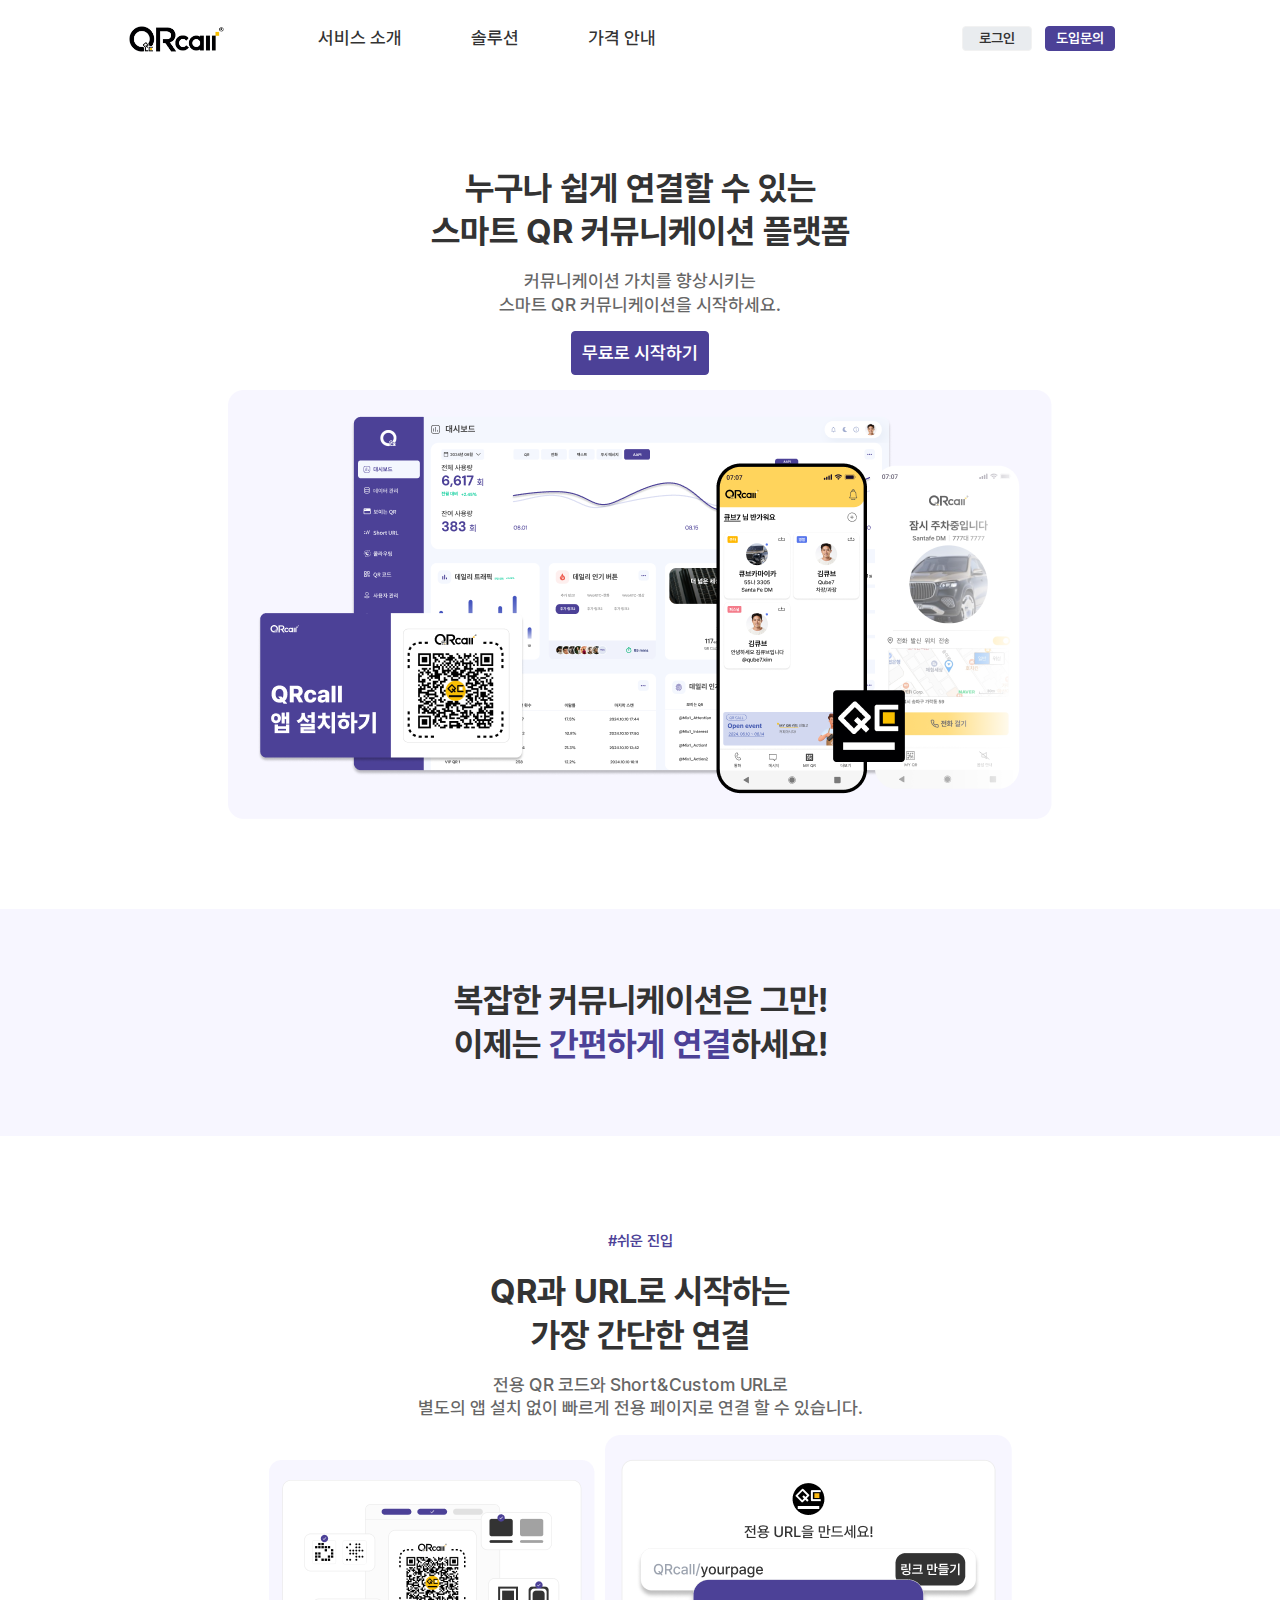
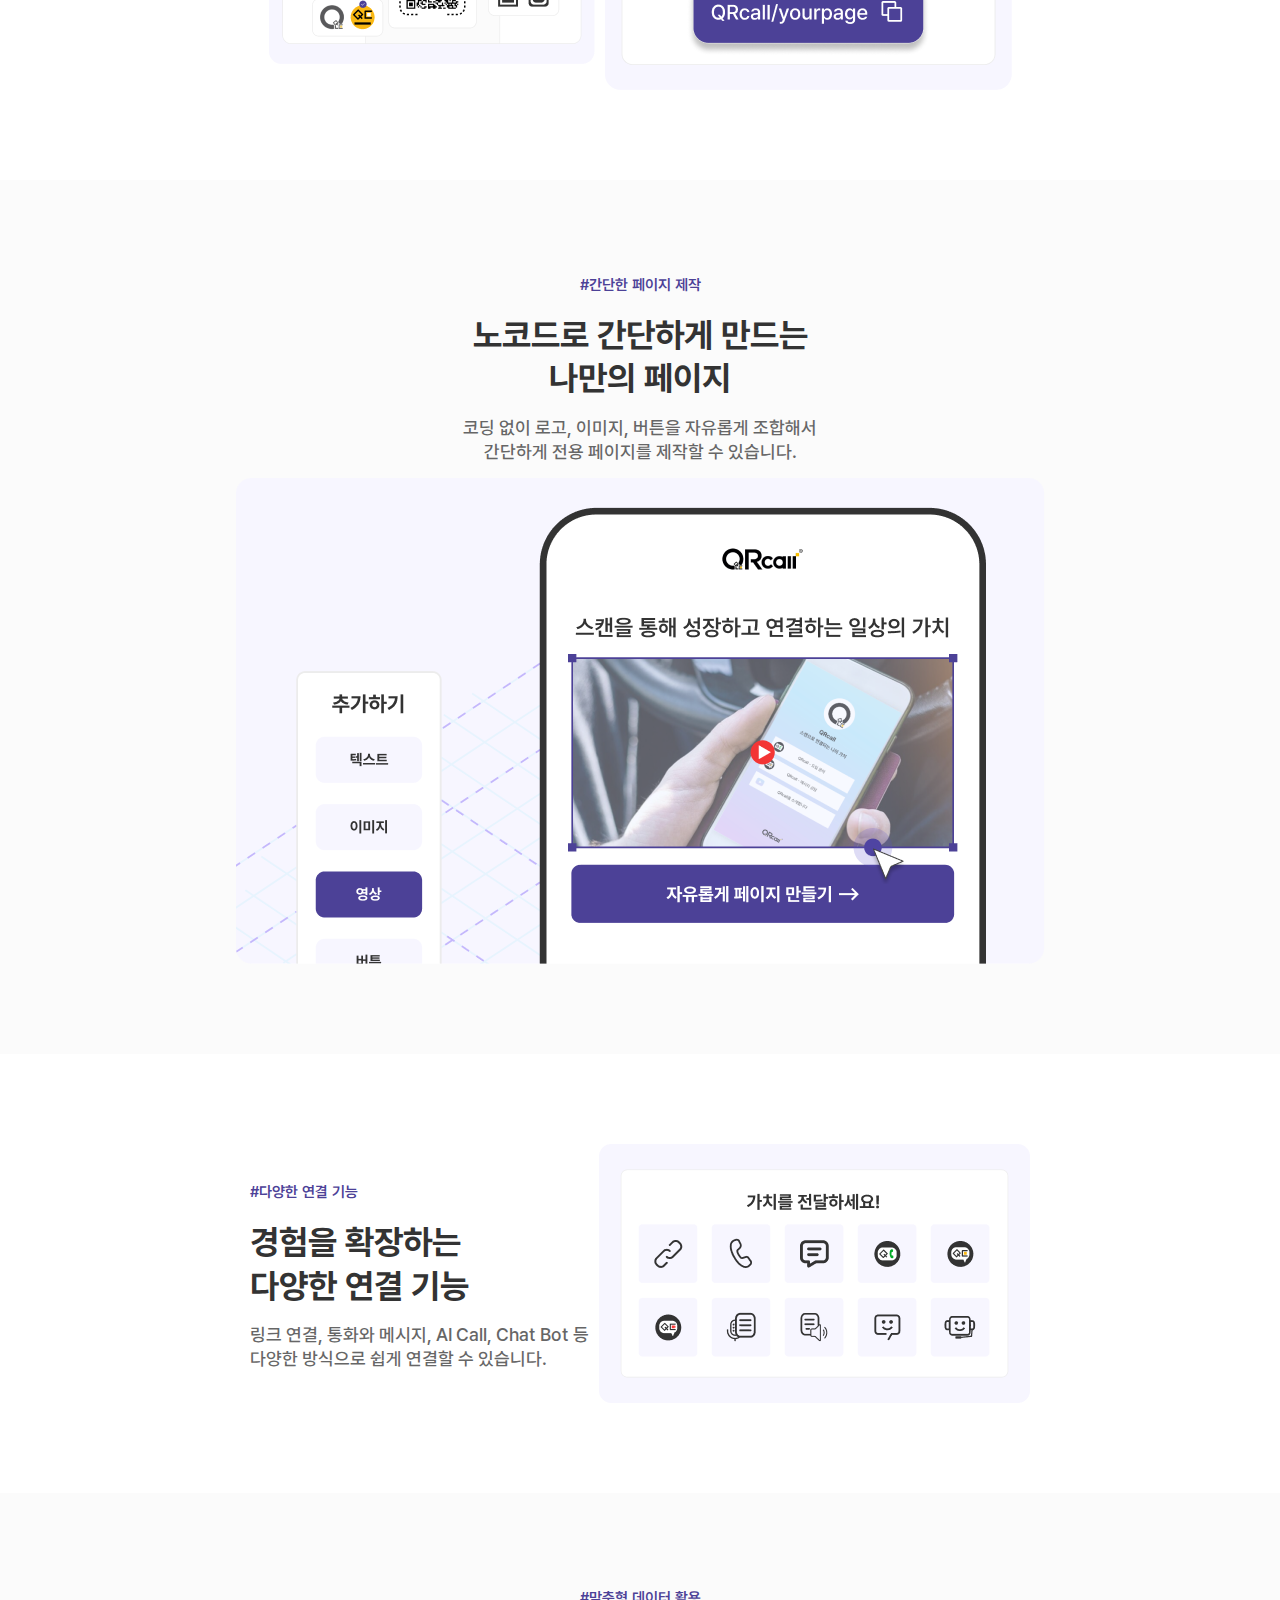
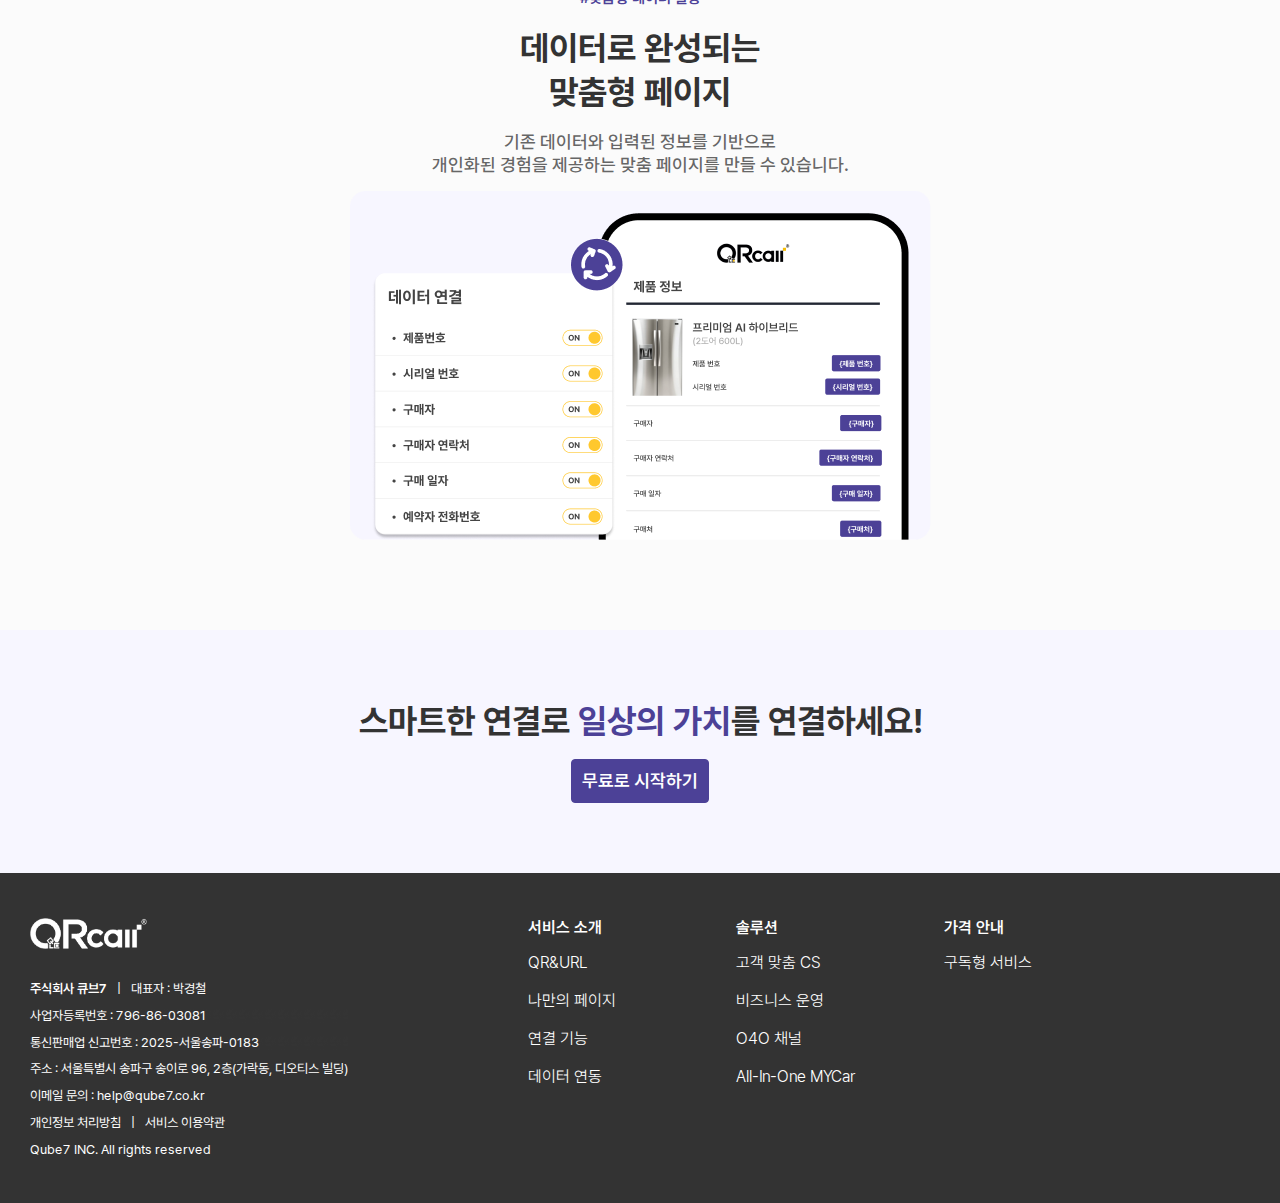
<file: index.html>
<!DOCTYPE html>
<html lang="ko">
	<head>
		<meta charset="UTF-8">
		<meta name="viewport" content="width=device-width, initial-scale=1.0">

		<!-- Page Title & Description -->
		<title>QRcall</title>
		<meta name="description" content="누구나 쉽게 연결할 수 있는 스마트 QR 커뮤니케이션 플랫폼">

		<!-- Favicon / Apple Touch Icon -->
		<link rel="icon" href="assets/favicon.ico" type="image/x-icon">
		<link rel="apple-touch-icon" sizes="180x180" href="assets/apple-touch-icon.png">
		<link rel="icon" type="image/png" sizes="32x32" href="assets/favicon-32x32.png">
		<link rel="icon" type="image/png" sizes="16x16" href="assets/favicon-16x16.png">

		<!-- Open Graph -->
		<meta property="og:type" content="website">
		<meta property="og:title" content="QRcall">
		<meta property="og:description" content="누구나 쉽게 연결할 수 있는 스마트 QR 커뮤니케이션 플랫폼">
		<meta property="og:image" content="assets/images/ogimage.png">
		<meta property="og:url" content="https://www.qrcall.co.kr">

		<!-- Twitter Card -->
		<meta name="twitter:card" content="summary_large_image">
		<meta name="twitter:title" content="QRcall">
		<meta name="twitter:description" content="누구나 쉽게 연결할 수 있는 스마트 QR 커뮤니케이션 플랫폼">
		<meta name="twitter:image" content="assets/images/ogimage.png">

		<!-- CSS -->
		<link rel="stylesheet" href="assets/vendors/swiper/swiper-bundle.min.css">
		<link rel="stylesheet" href="assets/vendors/popover/popover.min.css">
		<link rel="stylesheet" href="assets/css/style.css">
	</head>

	<body>
		<header id="header" class="header navbar sticky-top"></header>
		<main id="app"></main>
		<footer id="footer" class="footer"></footer>

<!-- Header Template -->
<template id="tpl-header">
	<nav class="header__inner">
		<!-- Brand -->
		<div class="header__brand">
			<!-- Brand logo -->
			<a href="#/">
				<img src="assets/images/qrcall_BI.png" class="brand-img" alt="QRCall BI">
			</a>
			<!-- Brand title -->
			<p class="visually-hidden">QRcall</p>
		</div>
		<div class="header__content">
			<div class="control">
				<a class="btn btn-sm" href="https://studio.dev.qrcall.kr/studio/cms/login" role="button" aria-label="로그인">
					로그인
				</a>
				<a class="btn btn-sm btn-primary" href="https://docs.google.com/forms/d/e/1FAIpQLSeQt2P3VX26LMEfijE50y0SeDewtBkTgms8DyKhJreZz0XQ7w/viewform?usp=sf_link" target="_blank" role="button" aria-label="도입문의">
					도입문의
				</a>
			</div>
			<!-- Navigation Toggler -->
			<button class="ic-btn navbar-toggler" type="button" aria-label="Navigation Toggler">
				<svg xmlns="http://www.w3.org/2000/svg" width="22" height="22" viewBox="0 0 22 22" fill="none">
					<mask id="mask0_5_15027" style="mask-type:alpha" maskUnits="userSpaceOnUse" x="0" y="0" width="22" height="22">
						<rect width="22" height="22" fill="#D9D9D9"/>
					</mask>
					<g mask="url(#mask0_5_15027)">
						<path d="M3.66667 6.41927C3.40694 6.41927 3.18924 6.33142 3.01354 6.15573C2.83785 5.98003 2.75 5.76233 2.75 5.5026C2.75 5.24288 2.83785 5.02517 3.01354 4.84948C3.18924 4.67378 3.40694 4.58594 3.66667 4.58594H18.3333C18.5931 4.58594 18.8108 4.67378 18.9865 4.84948C19.1622 5.02517 19.25 5.24288 19.25 5.5026C19.25 5.76233 19.1622 5.98003 18.9865 6.15573C18.8108 6.33142 18.5931 6.41927 18.3333 6.41927H3.66667ZM3.66667 17.4193C3.40694 17.4193 3.18924 17.3314 3.01354 17.1557C2.83785 16.98 2.75 16.7623 2.75 16.5026C2.75 16.2429 2.83785 16.0252 3.01354 15.8495C3.18924 15.6738 3.40694 15.5859 3.66667 15.5859H18.3333C18.5931 15.5859 18.8108 15.6738 18.9865 15.8495C19.1622 16.0252 19.25 16.2429 19.25 16.5026C19.25 16.7623 19.1622 16.98 18.9865 17.1557C18.8108 17.3314 18.5931 17.4193 18.3333 17.4193H3.66667ZM3.66667 11.9193C3.40694 11.9193 3.18924 11.8314 3.01354 11.6557C2.83785 11.48 2.75 11.2623 2.75 11.0026C2.75 10.7429 2.83785 10.5252 3.01354 10.3495C3.18924 10.1738 3.40694 10.0859 3.66667 10.0859H18.3333C18.5931 10.0859 18.8108 10.1738 18.9865 10.3495C19.1622 10.5252 19.25 10.7429 19.25 11.0026C19.25 11.2623 19.1622 11.48 18.9865 11.6557C18.8108 11.8314 18.5931 11.9193 18.3333 11.9193H3.66667Z" fill="#1C1B1F"/>
					</g>
				</svg>
				<span class="visually-hidden">전체 메뉴</span>
			</button>
			<!-- Navigation -->
			<div class="offcanvas" tabindex="-1" id="mainNavbar" aria-label="Main Navigation">					
				<div class="offcanvas-body">
					<ul class="navbar-nav">
						<li class="dropdown menu-services">
							<ul>
								<li class="nav-item">
									<a class="nav-link" href="#/services/qr-url"><span>서비스 소개</span></a>
									<button type="button" class="btn_toggle" aria-label="서브메뉴 열기" ></button>
								</li>
							</ul>
							<ul class="dropdown-menu">
								<li class="nav-item">
									<i class="icon qr"></i><a class="nav-link" href="#/services/qr-url"><span>QR&URL</span></a>
								</li>
								<li class="nav-item">
									<i class="icon page"></i><a class="nav-link" href="#/services/custom-page"><span>나만의 페이지</span></a>
								</li>
								<li class="nav-item">
									<i class="icon contact"></i><a class="nav-link" href="#/services/contact-options"><span>연결 기능</span></a>
								</li>
								<li class="nav-item">
									<i class="icon data"></i><a class="nav-link" href="#/services/data-manager"><span>데이터 연동</span></a>
								</li>
							</ul>
						</li>
						<li class="dropdown menu-solutions">
							<ul>
								<li class="nav-item">
									<a class="nav-link" href="#/solutions/cs"><span>솔루션</span></a>
									<button type="button" class="btn_toggle" aria-label="서브메뉴 열기" ></button>
								</li>
							</ul>
							<ul class="dropdown-menu">
								<li class="nav-item">
									<i class="icon cs"></i><a class="nav-link" href="#/solutions/cs"><span>고객 맞춤 CS</span></a>
								</li>
								<li class="nav-item">
									<i class="icon business"></i><a class="nav-link" href="#/solutions/operation"><span>비즈니스 운영 </span></a>
								</li>
								<li class="nav-item">
									<i class="icon marketing"></i><a class="nav-link" href="#/solutions/o4o"><span>O4O 채널</span></a>
								</li>
								<li class="nav-item">
									<i class="icon parking"></i><a class="nav-link" href="#/solutions/mycar"><span>All-In-One MYCar</span></a>
								</li>
							</ul>
						</li>
						<li class="dropdown menu-pricing">
							<ul>
								<li class="nav-item">
									<a class="nav-link" href="#/pricing"><span>가격 안내</span></a>
									<button type="button" class="btn_toggle" aria-label="서브메뉴 열기" ></button>
								</li>
							</ul>
						</li>
					</ul>
				</div>
			</div>
		</div>
	</nav>
</template>
<!-- Footer Template -->
<template id="tpl-footer">
	<div class="footer__inner">
		<!-- Left Info -->
		<div class="footer__content content__left company">
			<div class="footer__brand">
				<a href="#/"><img src="assets/images/qrCall_BI_w.png" class="brand-img" alt="QRcall Logo"></a>
			</div>
			<ul class="footer__info">
				<li class="name">
					<strong>주식회사 큐브7</strong><span>|</span><span>대표자 : 박경철</span>
				</li>
				<li class="business">
					<span>사업자등록번호 : 796-86-03081</span>
				</li>
				<li class="business">
					<span>통신판매업 신고번호 : 2025-서울송파-0183</span>
				</li>
				<li class="addr">
					<span>주소 : 서울특별시 송파구 송이로 96, 2층(가락동, 디오티스 빌딩)</span>
				</li>
				<li class="email">
					<span>이메일 문의 : help@qube7.co.kr</span>
				</li>
				<li class="policy">
					<a href="#/privacy-policy">개인정보 처리방침</a><span>|</span><a href="#/terms-of-service">서비스 이용약관</a>
				</li>
				<li class="copy">
					<span>Qube7 INC. All rights reserved</span>
				</li>
			</ul>
		</div>

		<!-- Center Links -->
		<div class="footer__content content__center sitemap offcanvas pc-only">
			<div class="content__col">
				<h4>서비스 소개</h4>
				<ul class="content__col">
					<li><a href="#/services/qr-url">QR&URL</a></li>
					<li><a href="#/services/custom-page">나만의 페이지</a></li>
					<li><a href="#/services/contact-options">연결 기능</a></li>
					<li><a href="#/services/data-manager">데이터 연동</a></li>
				</ul>
			</div>
			<div class="content__col">
				<h4>솔루션</h4>
				<ul>
					<li><a href="#/solutions/cs">고객 맞춤 CS</a></li>
					<li><a href="#/solutions/operation">비즈니스 운영</a></li>
					<li><a href="#/solutions/o4o">O4O 채널</a></li>
					<li><a href="#/solutions/mycar">All-In-One MYCar</a></li>
				</ul>
			</div>
			<div class="content__col">
				<h4>가격 안내</h4>
				<ul>
					<li><a href="#/pricing">구독형 서비스</a></li>
				</ul>
			</div>
		</div>

		<!-- Right App Buttons -->
		<!-- <div class="footer__content content__right externalLink">
			<a href="https://apps.apple.com/kr/app/qrcall-%EC%8A%A4%EC%BA%94%EC%9C%BC%EB%A1%9C-%EC%97%B0%EA%B2%B0%EB%90%98%EB%8A%94-%EA%B0%80%EC%B9%98/id6612018144" target="_blank">
				<img src="assets/images/app_store.png" alt="Download on the App Store">
			</a>
			<a href="https://play.google.com/store/apps/details?id=kr.qrcall&hl=ko" target="_blank">
				<img src="assets/images/google_play.png" alt="Get it on Google Play">
			</a>
		</div> -->
	</div>
</template>	

<!-- 각 페이지 템플릿 -->
<!-- HOME -->
<template id="tpl-home">
	<div class="section">
		<div class="section-block column">
			<div class="text-wrap column">
				<h3 class="section__title section__title--lg">
					누구나 쉽게 연결할 수 있는<br>스마트 QR 커뮤니케이션 플랫폼
				</h3>
				<p class="section__text text--gray">
					커뮤니케이션 가치를 향상시키는<br>스마트 QR 커뮤니케이션을 시작하세요.
				</p>
				<button type="button" 
						class="btn btn-md btn-primary features-pc" 
						onclick="location.href='https://studio.dev.qrcall.kr/studio/cms/login'">
						무료로 시작하기
				</button>
			</div>
			<div class="image-wrap features-pc">
				<img class="img" src="assets/images/service/platform/platform-01.png" alt="누구나 쉽게 연결할 수 있는 스마트 QR 커뮤니케이션 플랫폼">
			</div>
			<div class="image-wrap features-mobile hidden">
				<img class="img " src="assets/images/service/platform/platform-01_m.png" alt="누구나 쉽게 연결할 수 있는 스마트 QR 커뮤니케이션 플랫폼">
				<div class="card">
					<div class="card__header">
						<h3 class="card__title">앱 다운로드</h3>
					</div>
					<div class="card__body">
						<div class="externalLink">
							<a href="https://play.google.com/store/apps/details?id=kr.qrcall&hl=ko" target="_blank">
								<img src="assets/images/google_play.png" alt="Get it on Google Play">
							</a>
							<a href="https://apps.apple.com/kr/app/qrcall-%EC%8A%A4%EC%BA%94%EC%9C%BC%EB%A1%9C-%EC%97%B0%EA%B2%B0%EB%90%98%EB%8A%94-%EA%B0%80%EC%B9%98/id6612018144" target="_blank">
								<img src="assets/images/app_store.png" alt="Download on the App Store">
							</a>
						</div>
					</div>
				</div>
			</div>
		</div>
	</div>
	<div class="section bg-tint bg-tint-primary">
		<div class="section-block column">
			<div class="text-wrap">
				<h3 class="section__title section__title--lg">
					복잡한 커뮤니케이션은 그만!<br>이제는 <span class="text--primary">간편하게 연결</span>하세요!
				</h3>
			</div>
		</div>
	</div>
	<div class="section">
		<div class="section-block column">
			<div class="text-wrap column">
				<div class="tag tag--ghost"><span class="tag__text">#쉬운 진입</span></div>
				<h3 class="section__title section__title--lg">
					QR과 URL로 시작하는<br>가장 간단한 연결
				</h3>
				<p class="section__text text--gray">
					전용 QR 코드와 Short&Custom URL로<br>별도의 앱 설치 없이 빠르게 전용 페이지로 연결 할 수 있습니다.
				</p>
			</div>
			<div class="row">
				<div class="image-wrap">
					<img class="img" src="assets/images/service/platform/platform-02.png" alt="전용 QR 코드로 별도의 앱 설치 없이 빠르게 전용 페이지로 연결 할 수 있습니다">
				</div>
				<div class="image-wrap">
					<img class="img" src="assets/images/service/platform/platform-03.png" alt="Short & Custom URL로 별도의 앱 설치 없이 빠르게 전용 페이지로 연결 할 수 있습니다">
				</div>
			</div>
		</div>
	</div>
	<div class="section bg-tint bg-tint-secondary">
		<div class="section-block column">
			<div class="text-wrap column">
				<div class="tag tag--ghost"><span class="tag__text">#간단한 페이지 제작</span></div>
				<h3 class="section__title section__title--lg">
					노코드로 간단하게 만드는<br>나만의 페이지
				</h3>
				<p class="section__text text--gray">
					코딩 없이 로고, 이미지, 버튼을 자유롭게 조합해서<br>간단하게 전용 페이지를 제작할 수 있습니다.
				</p>
			</div>
			<div class="image-wrap">
				<img class="img" src="assets/images/service/platform/platform-04.png" alt="코딩 없이 로고, 이미지, 버튼을 자유롭게 조합해서 간단하게 전용 페이지를 제작할 수 있습니다">
			</div>
		</div>
	</div>
	<div class="section">
		<div class="section-block row">
			<div class="text-wrap column column-start">
				<div class="tag tag--ghost"><span class="tag__text">#다양한 연결 기능</span></div>
				<h3 class="section__title section__title--lg">
					경험을 확장하는<br>다양한 연결 기능
				</h3>
				<p class="section__text text--gray">
					링크 연결, 통화와 메시지, AI Call, Chat Bot 등<br>다양한 방식으로 쉽게 연결할 수 있습니다.
				</p>
			</div>
			<div class="image-wrap">
				<img class="img" src="assets/images/service/platform/platform-05.png" alt="링크 연결, 통화와 메시지, AI Call, Chat Bot 등 다양한 방식으로 쉽게 연결할 수 있습니다">
			</div>
		</div>
	</div>
	<div class="section bg-tint bg-tint-secondary">
		<div class="section-block column">
			<div class="text-wrap column">
				<div class="tag tag--ghost"><span class="tag__text">#맞춤형 데이터 활용</span></div>
				<h3 class="section__title section__title--lg">
					데이터로 완성되는<br>맞춤형 페이지
				</h3>
				<p class="section__text text--gray">
					기존 데이터와 입력된 정보를 기반으로<br>개인화된 경험을 제공하는 맞춤 페이지를 만들 수 있습니다.
				</p>
			</div>
			<div class="image-wrap">
				<img class="img" src="assets/images/service/platform/platform-06.png" alt="기존 데이터와 입력된 정보를 기반으로 개인화된 경험을 제공하는 맞춤 페이지를 만들 수 있습니다.">
			</div>
		</div>
	</div>
	<div class="section bg-tint bg-tint-primary">
		<div class="section-block column">
			<div class="text-wrap column">
				<h3 class="section__title section__title--lg">
					스마트한 연결로 <span class="text--primary">일상의 가치</span>를 연결하세요!
				</h3>
				<button type="button" 
						class="btn btn-md btn-primary features-pc" 
						onclick="location.href='https://studio.dev.qrcall.kr/studio/cms/login'">
						무료로 시작하기
				</button>
			</div>
		</div>
	</div>
</template>
<!-- QR & URL -->
<template id="tpl-services-qrUrl">
	<div class="section">
		<div class="section-block column">
			<div class="text-wrap column">
				<h3 class="section__title section__title--lg">
					QR과 URL로 시작하는<br>가장 간단한 연결
				</h3>
				<p class="section__text text--gray">
					별도의 앱 설치 없이 빠르게 전용 페이지로 연결 할 수 있는<br>전용 QR 코드와 Short&Custom URL를 만들수 있습니다.
				</p>
			</div>
			<div class="image-wrap">
				<img class="img" src="assets/images/service/qrUrl/qrUrl-01.png" alt="별도의 앱 설치 없이 빠르게 전용 페이지로 연결 할 수 있는 전용 QR 코드와 Short&Custom URL를 만들수 있습니다">
			</div>
		</div>
	</div>
	<div class="section">
		<div class="section-block column onboarding">
			<!-- <div class="column"> -->
				<div class="text-wrap column">
					<div class="badge badge--line">전용 QR 코드</div>
					<p class="section__text">
						콘텐츠 수정부터 분석·관리까지 가능한 전용 QR 코드를 만들 수 있어요
					</p>
				</div>
				<div class="image-wrap">
					<img class="img" src="assets/images/service/qrUrl/qrUrl-02.png" alt="콘텐츠 수정부터 분석·관리까지 가능한 전용 QR 코드를 만들 수 있어요">
				</div>
			</div>
			<div class="section-block column onboarding">
			<!-- <div class="column"> -->
				<div class="text-wrap column">
					<div class="badge badge--line">Short URL</div>
					<p class="section__text">
						간단하게 Short URL 생성 하거나 Custom URL을 설정 할 수 있어요
					</p>
				</div>
				<div class="image-wrap">
					<img class="img" src="assets/images/service/qrUrl/qrUrl-03.png" alt="간단하게 Short URL 생성 하거나 Custom URL을 설정 할 수 있어요">
				</div>
			</div>
			<div class="section-block column onboarding">
			<!-- <div class="column"> -->
				<div class="text-wrap column">
					<div class="badge badge--line">페이지 연결</div>
					<p class="section__text">
						온·오프라인 어디서나 자유롭게 전용 페이지로 유입 시킬 수 있어요
					</p>
				</div>
				<div class="image-wrap">
					<img class="img" src="assets/images/service/qrUrl/qrUrl-04.png" alt="온·오프라인 어디서나 자유롭게 전용 페이지로 유입 시킬 수 있어요">
				</div>
			</div>
		<!-- </div> -->
	</div>
	<div class="section bg-tint bg-tint-primary">
		<div class="section-block column">
			<div class="text-wrap column">
				<h3 class="section__title section__title--lg">
					지금 바로 연결을 시작하세요!
				</h3>
				<button type="button" 
						class="btn btn-md btn-primary features-pc" 
						onclick="location.href='https://studio.dev.qrcall.kr/studio/cms/login'">
						무료로 시작하기
				</button>
			</div>
		</div>
	</div>
</template>
<!-- 나만의 페이지 -->
<template id="tpl-services-customPage">
	
</template>
<!-- 연결 기능 -->
<template id="tpl-services-contactOptions">
	
</template>
<!-- 데이터 연결 -->
<template id="tpl-services-dataManager">
	
</template>
<!-- 고객 맞춤 CS -->
<template id="tpl-business-cs">
	<div class="section">
		<div class="section-block row">
			<div class="text-wrap column column-start">
				<h3 class="section__title section__title--lg">
					고객 인게이지먼트를 강화하는<br>고객 맞춤 CS 솔루션
				</h3>
				<p class="section__text text--gray">
					고객 인게이지먼트를 강화 할 수 있는 향상된 상담 환경과<br>고객 만족도를 향상 시키는 고객 맞춤 CS 솔루션을 제공합니다.
				</p>
				<button type="button" 
						class="btn btn-md btn-primary" 
						onclick="window.open('https://docs.google.com/forms/d/e/1FAIpQLSeQt2P3VX26LMEfijE50y0SeDewtBkTgms8DyKhJreZz0XQ7w/viewform?usp=sf_link', '_blank')">
						고객 맞춤 CS 솔루션 문의하기
				</button>
			</div>
			<div class="image-wrap">
				<img class="img" src="assets/images/business/cs/cs-01.png" alt="고객 인게이지먼트를 강화하는 고객 맞춤 CS 솔루션">
			</div>
		</div>
	</div>
	<div class="section bg-tint bg-tint-primary">
		<div class="section-block column">
			<div class="text-wrap">
				<h3 class="section__title section__title--lg">
					한번의 연결로 시작되는<br><span class="text--primary">스마트 고객 상담</span>
				</h3>
			</div>
		</div>
	</div>
	<div class="section">
		<div class="section-block column">
			<div class="text-wrap column">
				<div class="tag tag--ghost"><span class="tag__text">#맞춤 상담 환경</span></div>
				<h3 class="section__title section__title--lg">
					고객·제품 데이터 기반의<br>고객 맞춤 상담 환경
				</h3>
				<p class="section__text text--gray">
					고객이 등록·선택한 정보와 QRcall을 통해 등록한 제품 정보를 활용해<br>제품 별 서비스 페이지와 고객 별 상담 환경을 제공할 수 있습니다.
				</p>
			</div>
			<div class="row">
				<div class="image-wrap">
					<img class="img" src="assets/images/business/cs/cs-02.png" alt="고객이 등록·선택한 정보와 QRcall을 통해 등록한 제품 정보를 활용합니다">
				</div>
				<div class="image-wrap">
					<img class="img" src="assets/images/business/cs/cs-03.png" alt="데이터 기반의 서비스 페이지와 고객 별 상담 환경을 제공합니다">
				</div>
			</div>
		</div>
	</div>
	<div class="section bg-tint bg-tint-secondary">
		<div class="section-block column">
			<div class="text-wrap column">
				<div class="tag tag--ghost"><span class="tag__text">#쉬운 커뮤니케이션</span></div>
				<h3 class="section__title section__title--lg">
					한번의 등록으로 반복되는 과정 없이<br>편하게 연결되는 쉬운 커뮤니케이션
				</h3>
				<p class="section__text text--gray">
					복잡하고 반복되는 정보 입력이나, 별도의 앱 설치가 필요 없는<br>효율적인 커뮤니케이션 서비스를 제공할 수 있습니다.
				</p>
			</div>
			<div class="image-wrap">
				<img class="img" src="assets/images/business/cs/cs-04.png" alt="한번의 등록으로 반복되는 과정 없이 편하게 연결되는 효율적인 커뮤니케이션 서비스를 제공합니다">
			</div>
		</div>
	</div>
	<div class="section">
		<div class="section-block column">
			<div class="text-wrap column">
				<div class="tag tag--ghost"><span class="tag__text">#데이터 수집</span></div>
				<h3 class="section__title section__title--lg">
					고객의 방문·행동·상담 데이터를<br>실시간으로 수집·분석
				</h3>
				<p class="section__text text--gray">
					고객의 서비스 페이지 방문, 페이지 내 행동, 상담 데이터를<br>실시간으로 수집하고 분석하여 데이터 기반 인사이트를 실시간으로 제공합니다.
				</p>
			</div>
			<div class="image-wrap">
				<img class="img" src="assets/images/business/cs/cs-05.png" alt="고객의 방문·행동·상담 데이터를 실시간으로 실시간으로 수집·분석하여 데이터 기반 인사이트를 실시간으로 제공합니다.">
			</div>
		</div>
	</div>
	<div class="section bg-tint bg-tint-secondary">
		<div class="section-block column">
			<div class="text-wrap column">
				<div class="tag  tag--ghost"><span class="tag__text">#개인화 전략</span></div>
				<h3 class="section__title section__title--lg">
					고객 및 상담 데이터 기반의<br>개인화 상담 및 마케팅 전략 도출
				</h3>
				<p class="section__text text--gray">
					고객과 상품 데이터와 수집된 방문·행동·상담 데이터 기반의<br>개인화 상담 및 마케팅 전략을 도출 할 수 있습니다.
				</p>
			</div>
			<div class="image-wrap">
				<img class="img" src="assets/images/business/cs/cs-06.png" alt="고객 및 상담 데이터 기반의 개인화 상담 및 마케팅 전략을 도출 할 수 있습니다.">
			</div>
		</div>
	</div>
	<div class="section bg-tint bg-tint-primary">
		<div class="section-block column">
			<div class="text-wrap column">
				<h3 class="section__title section__title--lg">
					고객 만족과 로열티를 높이는<br><span class="text--primary">고객 맞춤 CS 솔루션</span>을 지금 경험하세요!
				</h3>
				<button type="button" 
						class="btn btn-md btn-primary" 
						onclick="window.open('https://docs.google.com/forms/d/e/1FAIpQLSeQt2P3VX26LMEfijE50y0SeDewtBkTgms8DyKhJreZz0XQ7w/viewform?usp=sf_link', '_blank')">
						고객 맞춤 CS 솔루션 문의하기
				</button>
			</div>
		</div>
	</div>


</template>
<!-- 비즈니스 운영 -->
<template id="tpl-business-operation">
	<div class="section">
		<div class="section-block row">
			<div class="text-wrap column column-start">
				<h3 class="section__title section__title--lg">
					노코드로 손쉽게 비즈니스를<br>운영하고 고객과 연결하세요
				</h3>
				<p class="section__text text--gray">
					노코드로 쉽게 만드는 페이지와 다양한 연결 기능을 통해, 간편하게<br>비즈니스를 운영하는 비즈니스 운영 도메인 솔루션을 제공합니다.
				</p>
				<button type="button" 
						class="btn btn-md btn-primary" 
						onclick="window.open('https://docs.google.com/forms/d/e/1FAIpQLSeQt2P3VX26LMEfijE50y0SeDewtBkTgms8DyKhJreZz0XQ7w/viewform?usp=sf_link', '_blank')">
						비지니스 운영 솔루션 문의하기
				</button>
			</div>
			<div class="image-wrap">
				<img class="img" src="assets/images/business/operation/operation-01.png" alt="노코드로 손쉽게 비즈니스를 운영하고 고객과 연결하세요">
			</div>
		</div>
	</div>
	<div class="section bg-tint bg-tint-primary">
		<div class="section-block column">
			<div class="text-wrap">
				<h3 class="section__title section__title--lg">
					누구나 손쉽게 시작하는<br><span class="text--primary">나만의 비즈니스</span>
				</h3>
			</div>
		</div>
	</div>
	<div class="section">
		<div class="section-block column">
			<div class="text-wrap column">
				<div class="tag tag--ghost"><span class="tag__text">#노코드 제작</span></div>
				<h3 class="section__title section__title--lg">
					코딩 없이 노코드로 제작하는<br>기업 전용 서비스 페이지
				</h3>
				<p class="section__text text--gray">
					코딩 없이 빠르게 제작하는 기업 전용 서비스 페이지로<br>빠르게 고객 접점을 만들고 서비스를 운영 할 수 있습니다.
				</p>
			</div>
			<div class="image-wrap">
				<img class="img" src="assets/images/business/operation/operation-02.png" alt="코딩 없이 빠르게 제작하는 기업 전용 서비스 페이지로 빠르게 고객 접점을 만들고 서비스를 운영 할 수 있습니다">
			</div>
		</div>
	</div>
	<div class="section bg-tint bg-tint-secondary">
		<div class="section-block column">
			<div class="text-wrap column">
				<div class="tag"><span class="tag__text">#고객 접근성</span></div>
				<h3 class="section__title section__title--lg">
					다양한 연결 기능으로<br>고객 접근성 확대
				</h3>
				<p class="section__text text--gray">
					다양한 연결 기능으로 고객 커뮤니케이션 채널을 다양화하고<br>더 많은 고객과 쉬운 커뮤니케이션이 가능합니다.
				</p>
			</div>
			<div class="image-wrap">
				<img class="img" src="assets/images/business/operation/operation-03.png" alt="다양한 연결 기능으로 고객 커뮤니케이션 채널을 다양화하고 더 많은 고객과 쉬운 커뮤니케이션이 가능합니다">
			</div>
		</div>
	</div>
	<div class="section">
		<div class="section-block column">
			<div class="text-wrap column">
				<div class="tag tag--ghost"><span class="tag__text">#데이터 기반 운영</span></div>
				<h3 class="section__title section__title--lg">
					데이터를 활용한<br>고객 맞춤 비즈니스 운영
				</h3>
				<p class="section__text text--gray">
					고객이 등록한 정보와 서비스 페이지에서 발생하는 데이터 기반의<br>비즈니스 운영으로 고객 맞춤 관리와 서비스 운영이 가능합니다.
				</p>
			</div>
			<div class="image-wrap">
				<img class="img" src="assets/images/business/operation/operation-04.png" alt="고객이 등록한 정보와 서비스 페이지에서 발생하는 데이터 기반의 비즈니스 운영으로 고객 맞춤 관리와 서비스 운영이 가능합니다">
			</div>
		</div>
	</div>
	<div class="section bg-tint bg-tint-primary">
		<div class="section-block column">
			<div class="text-wrap column">
				<h3 class="section__title section__title--lg">
					<span class="text--primary">간편한 비즈니스 운영 솔루션</span>으로<br>빠르게 비즈니스를 성장시키세요!
				</h3>
				<button type="button" 
						class="btn btn-md btn-primary" 
						onclick="window.open('https://docs.google.com/forms/d/e/1FAIpQLSeQt2P3VX26LMEfijE50y0SeDewtBkTgms8DyKhJreZz0XQ7w/viewform?usp=sf_link', '_blank')">
						비지니스 운영 솔루션 문의하기
				</button>
			</div>
		</div>
	</div>
</template>
<!-- O4O 채널 -->
<template id="tpl-business-o4o">
	<div class="section">
		<div class="section-block row">
			<div class="text-wrap column column-start">
				<h3 class="section__title section__title--lg">
					온라인과 오프라인을 연결하는<br>O4O 채널 솔루션
				</h3>
				<p class="section__text text--gray">
					온·오프라인 모든 공간에서 고객에게만 집중 할 수 있도록<br>간편한 O4O 채널 솔루션을 제공합니다.
				</p>
				<button type="button" 
						class="btn btn-md btn-primary" 
						onclick="window.open('https://docs.google.com/forms/d/e/1FAIpQLSeQt2P3VX26LMEfijE50y0SeDewtBkTgms8DyKhJreZz0XQ7w/viewform?usp=sf_link', '_blank')">
						O4O 채널 솔루션 문의하기
				</button>
			</div>
			<div class="image-wrap">
				<img class="img" src="assets/images/business/o4o/o4o-01.png" alt="온라인과 오프라인을 연결하는 O4O 채널 솔루션">
			</div>
		</div>
	</div>
	<div class="section bg-tint bg-tint-primary">
		<div class="section-block column">
			<div class="text-wrap">
				<h3 class="section__title section__title--lg">
					온·오프라인 모든 공간에서<br><span class="text--primary">고객과 연결</span>하세요!
				</h3>
			</div>
		</div>
	</div>
	<div class="section">
		<div class="section-block column">
			<div class="text-wrap column">
				<div class="tag tag--ghost"><span class="tag__text">#접근성</span></div>
				<h3 class="section__title section__title--lg">
					전용 QR 코드와 Custom URL로<br>더 간편한 고객 접근
				</h3>
				<p class="section__text text--gray">
					전용 QR 코드와 기억하기 쉬운 Custom URL을 통해<br>복잡한 과정 없이, 간단하게 고객을 유입 시킬 수 있습니다.
				</p>
			</div>
			<div class="image-wrap">
				<img class="img" src="assets/images/business/o4o/o4o-02.png" alt="전용 QR 코드와 기억하기 쉬운 Custom URL을 통해 복잡한 과정 없이, 간단하게 고객을 유입 시킬 수 있습니다">
			</div>
		</div>
	</div>
	<div class="section bg-tint bg-tint-secondary">
		<div class="section-block column">
			<div class="text-wrap column">
				<div class="tag tag--ghost"><span class="tag__text">#차별화</span></div>
				<h3 class="section__title section__title--lg">
					음성 안내로 시작되는<br>새로운 고객 경험
				</h3>
				<p class="section__text text--gray">
					서비스 페이지 진입 시 재생되는 음성 안내로<br>고객에게 차별화된 경험을 제공 할 수 있습니다.
				</p>
			</div>
			<div class="row">
				<div class="image-wrap">
					<img class="img" src="assets/images/business/o4o/o4o-03.png" alt="서비스 페이지 진입 시 재생되는 음성 안내로 고객에게 차별화된 경험을 제공 할 수 있습니다">
				</div>
				<div class="image-wrap">
					<img class="img" src="assets/images/business/o4o/o4o-04.png" alt="서비스 페이지 진입 시 재생되는 음성 안내로 고객에게 차별화된 경험을 제공 할 수 있습니다">
				</div>
			</div>
		</div>
	</div>
	<div class="section">
		<div class="section-block column">
			<div class="text-wrap column">
				<div class="tag tag--ghost"><span class="tag__text">#브랜드 경험</span></div>
				<h3 class="section__title section__title--lg">
					서비스 페이지 하나로 완성하는<br>차별화된 브랜드 경험
				</h3>
				<p class="section__text text--gray">
					브랜드의 톤앤매너가 반영된 서비스 페이지와 Custom URL을 통해<br>강화된 브랜드 경험을 제공할 수 있습니다.
				</p>
			</div>
			<div class="image-wrap">
				<img class="img" src="assets/images/business/o4o/o4o-05.png" alt="브랜드의 톤앤매너가 반영된 서비스 페이지와 Custom URL을 통해 강화된 브랜드 경험을 제공할 수 있습니다">
			</div>
		</div>
	</div>
	<div class="section bg-tint bg-tint-secondary">
		<div class="section-block column">
			<div class="text-wrap column">
				<div class="tag tag--ghost"><span class="tag__text">#개인화 마케팅</span></div>
				<h3 class="section__title">
					고객 데이터 수집을 통한<br>개인화 마케팅
				</h3>
				<p class="section__text text--gray">
					서비스 페이지 방문·행동 데이터를 활용한<br>고객 맞춤형 개인화 마케팅을 실행 할 수 있습니다.
				</p>
			</div>
			<div class="image-wrap">
				<img class="img" src="assets/images/business/o4o/o4o-06.png" alt="서비스 페이지 방문·행동 데이터를 활용한 고객 맞춤형 개인화 마케팅을 실행 할 수 있습니다">
			</div>
		</div>
	</div>
	<div class="section bg-tint bg-tint-primary">
		<div class="section-block column">
			<div class="text-wrap column">
				<h3 class="section__title section__title--lg">
					<span class="text--primary">O4O 채널 솔루션으로 연결</span>하는<br>온라인과 오프라인의 경험
				</h3>
				<button type="button" 
						class="btn btn-md btn-primary" 
						onclick="window.open('https://docs.google.com/forms/d/e/1FAIpQLSeQt2P3VX26LMEfijE50y0SeDewtBkTgms8DyKhJreZz0XQ7w/viewform?usp=sf_link', '_blank')">
						O4O 채널 솔루션 문의하기
				</button>
			</div>
		</div>
	</div>
</template>
<!-- All-In-One MYCar -->
<template id="tpl-business-mycar">
	<div class="section">
		<div class="section-block row">
			<div class="text-wrap column column-start">
				<h3 class="section__title section__title--lg">
					하나의 QR 코드로 시작하는<br>차량 관리와 고객 소통,<br>All-In-One MYCar 솔루션
				</h3>
				<p class="section__text text--gray">
					고객과 차량 정보를 한 번에 연결하고,<br>긴급 대응까지 지원하는 통합 차량 관리 솔루션을 제공합니다.
				</p>
				<button type="button" 
						class="btn btn-md btn-primary" 
						onclick="window.open('https://docs.google.com/forms/d/e/1FAIpQLSeQt2P3VX26LMEfijE50y0SeDewtBkTgms8DyKhJreZz0XQ7w/viewform?usp=sf_link', '_blank')">
						All-In-One MYCar 솔루션 문의하기
				</button>
			</div>
			<div class="image-wrap">
				<img class="img" src="assets/images/business/mycar/mycar-01.png" alt="하나의 QR 코드로 시작하는 차량 관리와 고객 소통, All-In-One MYCar 솔루션">
			</div>
		</div>
	</div>
	<div class="section bg-tint bg-tint-primary">
		<div class="section-block column">
			<div class="text-wrap">
				<h3 class="section__title section__title--lg">
					하나의 QR 코드로<br><span class="text--primary">차량 관리와 고객 소통</span>을 시작하세요!
				</h3>
			</div>
		</div>
	</div>
	<div class="section">
		<div class="section-block column">
			<div class="text-wrap column">
				<div class="tag tag--ghost"><span class="tag__text">#개인정보 보호</span></div>
				<h3 class="section__title section__title--lg">
					전화번호 노출 없는<br>실시간 커뮤니케이션
				</h3>
				<p class="section__text text--gray">
					QRcall의 통화·메시지 기능으로 고객에게<br>전화번호 노출 없는 안전한 커뮤니케이션 서비스를 제공할 수 있습니다.
				</p>
			</div>
			<div class="image-wrap">
				<img class="img" src="assets/images/business/mycar/mycar-02.png" alt="QRcall의 통화·메시지 기능으로 고객에게 전화번호 노출 없는 안전한 커뮤니케이션 서비스를 제공할 수 있습니다">
			</div>
		</div>
	</div>
	<div class="section bg-tint bg-tint-secondary">
		<div class="section-block column">
			<div class="text-wrap column">
				<div class="tag tag--ghost"><span class="tag__text">#개인화 서비스</span></div>
				<h3 class="section__title section__title--lg">
					한번의 등록으로 완성하는<br>다양한 고객 맞춤 서비스
				</h3>
				<p class="section__text text--gray">
					자주 가는 장소, 메디컬 정보 등록과 긴급 신고 등<br>고객의 상황과 필요에 맞는 개인화된 서비스를 제공할 수 있습니다.
				</p>
			</div>
			<div class="row">
				<div class="image-wrap">
					<img class="img" src="assets/images/business/mycar/mycar-03.png" alt="자주 가는 장소, 메디컬 정보 등록과 긴급 신고 등 고객의 상황과 필요에 맞는 개인화된 서비스를 제공할 수 있습니다">
				</div>
				<div class="image-wrap">
					<img class="img" src="assets/images/business/mycar/mycar-04.png" alt="자주 가는 장소, 메디컬 정보 등록과 긴급 신고 등 고객의 상황과 필요에 맞는 개인화된 서비스를 제공할 수 있습니다">
				</div>
			</div>
		</div>
	</div>
	<div class="section">
		<div class="section-block column">
			<div class="text-wrap column">
				<div class="tag tag--ghost"><span class="tag__text">#정보의 연속성</span></div>
				<h3 class="section__title section__title--lg">
					정보의 연결로 완성하는<br>스마트 커뮤니케이션
				</h3>
				<p class="section__text text--gray">
					고객 관리 담당자는 고객에게 반복되는 정보 입력 요청 없이,<br>사전에 등록된 고객·차량 정보를 확인하며 응대 할 수 있습니다.
				</p>
			</div>
			<div class="image-wrap">
				<img class="img" src="assets/images/business/mycar/mycar-05.png" alt="고객 관리 담당자는 고객에게 반복되는 정보 입력 요청 없이, 사전에 등록된 고객·차량 정보를 확인하며 응대 할 수 있습니다">
			</div>
		</div>
	</div>
	<div class="section bg-tint bg-tint-primary">
		<div class="section-block column">
			<div class="text-wrap column">
				<h3 class="section__title section__title--lg">
					복잡한 차량 관리,<br><span class="text--primary">하나의 QR</span>로 간편해집니다.
				</h3>
				<button type="button" 
						class="btn btn-md btn-primary" 
						onclick="window.open('https://docs.google.com/forms/d/e/1FAIpQLSeQt2P3VX26LMEfijE50y0SeDewtBkTgms8DyKhJreZz0XQ7w/viewform?usp=sf_link', '_blank')">
						All-In-One MYCar 솔루션 문의하기
				</button>
			</div>
		</div>
	</div>
</template>


<!-- 가격 안내 -->
<template id="tpl-pricing">
	<div class="section" style="width: 100%; height: 500px; text-align: center; vertical-align: middle;">
		<h1>가격 안내</h1>
	</div>
	 
</template>

<!-- 개인정보처리방침 -->
<template id="tpl-privacy">
	<div class="section"  style="width: 100%; height: 500px; text-align: center; vertical-align: middle;">
		<h1>개인정보처리방침</h1>
	</div>
	
</template>
<!-- 이용약관 -->
<template id="tpl-terms">
	<div class="section"  style="width: 100%; height: 500px; text-align: center; vertical-align: middle;">
		<h1>이용약관</h1>
	</div>
	
</template>

		<!-- JS 공통 -->
		<script src="assets/vendors/swiper/swiper-bundle.min.js"></script>
		<script src="assets/vendors/popover/popover.min.js"></script>
		<script src="assets/js/app.js"></script>
	</body>
</html>
</file>
<file: assets/css/style.css>
@charset "utf-8";


/* Pretendard Font Family 정의 */
@font-face {
	font-family: "Pretendard";
	src: url("../fonts/Pretendard-Light.woff2") format("woff2");
	font-weight: 300;
	font-style: normal;
	font-display: swap;
}
@font-face {
	font-family: "Pretendard";
	src: url("../fonts/Pretendard-Regular.woff2") format("woff2");
	font-weight: 400;
	font-style: normal;
	font-display: swap;
}
@font-face {
	font-family: "Pretendard";
	src: url("../fonts/Pretendard-Medium.woff2") format("woff2");
	font-weight: 500;
	font-style: normal;
	font-display: swap;
}
@font-face {
	font-family: "Pretendard";
	src: url("../fonts/Pretendard-SemiBold.woff2") format("woff2");
	font-weight: 600;
	font-style: normal;
	font-display: swap;
}
@font-face {
	font-family: "Pretendard";
	src: url("../fonts/Pretendard-Bold.woff2") format("woff2");
	font-weight: 700;
	font-style: normal;
	font-display: swap;
}

:root {
/* Token variables */
	/* color */
	--black: #000;
	--black-rgb: 0,0,0;
	--white: #fff;
	--white-rgb: 255,255,255;	
	
	--blue-500: #0d6efd;
	--blue-500-rgb: 13,110,253;
	--red-500: #D93B30;
	--red-500-rgb: 217,59,48;
	--green-500: #4B830D;
	--green-500-rgb: 75,131,13;
	--yellow-100: #FFFBF1;
	--yellow-100-rgb: 255, 251, 241;
	--yellow-200: #FBF1D4;
	--yellow-200-rgb: 251, 241, 212;
	--yellow-500: #FFB546;
	--yellow-500-rgb: 255,181,70;
	--violet-50: #F7F6FF; /*연보라색*/
	--violet-50-rgb: 247,246,255;
	--violet-500: #4C4197; /* f */ 
	--violet-500-rgb: 76, 65, 151;
	
	/* grayScale */
	--gray-100: #fbfbfb; /* f */ 
	--gray-100-rgb: 251, 251, 251;
	--gray-150: #f2f2f2; /* f */ 
	--gray-150-rgb: 242,242,242;
	--gray-200: #e9ecef;
	--gray-200-rgb: 233,236,239;
	--gray-300: #d9d9d9; /* f */ 
	--gray-300-rgb: 217,217,217;
	--gray-400: #c3c3c5; /* f */ 
	--gray-400-rgb: 195,195,197;
	--gray-500: #adb5bd;
	--gray-500-rgb: 173,181,189;
	--gray-600: #666666; /* f */ 
	--gray-600-rgb: 102,102,102;
	--gray-700: #4B506A;
	--gray-700-rgb: 75,80,106;
	--gray-800: #333333; /* f */ 
	--gray-800-rgb: 51,51,51;
	--gray-900: #222222; /* f */ 
	--gray-900-rgb: 34,34,34;

	/* primary */
	--color-primary: var(--violet-500);
	--color-primary-rgb: var(--violet-500-rgb);
	/* secondary */
	--color-secondary: var(--gray-700);
	--color-secondary-rgb: var(--gray-700-rgb);
	
	/* font base --font- */
	--font-family-base: 'Pretendard', 'Apple SD Gothic Neo', 'Segoe UI', system-ui, -apple-system, sans-serif;	
	/* ============================================
		Typography Scale (base 기준으로 scale ratio 적용)
		모바일(320px) :  약 14px	약 28px
		태블릿(768px) :  약 16px	약 32px
		pc(1920px)   :  약 18px	   약 36px
	============================================ */
	--font-size-base: clamp(1rem, 0.5rem + 1vw, 1.125rem); /* 본문 */
	--font-size-scale-ratio: 1.25; /* 각 단계 간 비율 (1.25 = 25% 증가) */

	--font-size-xs: calc(var(--font-size-base) / var(--font-size-scale-ratio));  /* 작은 글씨 14.4/18 12.8/16 */
	--font-size-sm: var(--font-size-base);                                       /* 기본(body) pC:18 mo:16 */
	--font-size-md: calc(var(--font-size-base) * var(--font-size-scale-ratio));  /* h6~h5 22.5/18 20/16 */
	--font-size-lg: calc(var(--font-size-base) * (var(--font-size-scale-ratio) * 1.25)); /* h4~h3 28.125/18 25/16 */
	--font-size-xl: calc(var(--font-size-base) * (var(--font-size-scale-ratio) * 1.5));  /* h2  34/18 30/16 */
	--font-size-xxl: calc(var(--font-size-base) * (var(--font-size-scale-ratio) * 2));   /* h1 45/18 40/16 */

	--font-weight-light: 300;
	--font-weight-regular: 400;
	--font-weight-medium: 500;
	--font-weight-semibold: 600;
	--font-weight-bold: 700;

	--line-height-base: 1;
	--line-height-sm: 1.2;
	--line-height-md: 1.3;
	--line-height-lg: 1.6;

	--font-color-base: var(--gray-800);
	--font-color-base-rgb: var(--gray-800-rgb);
	--font-color-light: var(--gray-600);
	--font-color-light-rgb: var(--gray-600-rgb);
	--font-color-inverse: var(--white);
	--font-color-inverse-rgb: var(--white-rgb);
	--font-color-primary: var(--color-primary);
	--font-color-primary-rgb: var(--color-primary-rgb);

	/* background base --bg- */
	--bg-base: var(--white);
	--bg-base-rgb: var(--white-rgb);
	--bg-primary: var(--color-primary);
	--bg-tint-primary: var(--violet-50); /*연보라색*/
	--bg-tint-primary-rgb: var(--violet-50-rgb);
	--bg-tint-secondary: var(--gray-100);
	--bg-tint-secondary-rgb: var(--gray-100-rgb);
	--bg-tint-yellow: var(--yellow-100); /*연노란색*/
	--bg-tint-yellow-rgb: var(--yellow-100-rgb);

	/* shadow --shadow- */
	--shadow-base: 0 0.25em 0.25em rgba(var(--black-rgb), 0.15);

	/* radius --border-radius- */
	--border-radius-sm: 0.2500em;
	--border-radius-md: 0.5000em;
	--border-radius-lg: 0.7500em;

	/* padding --padding- */
	--padding-base-y: 1.5000em;
	--padding-base-x: 1.3125em;
	--padding-base: 1.3125em;

	/* border --border- */


/* 컴포넌트 */
	/* body font style */
	--body-font-family: var(--font-family-base);
	--body-font-size: var(--font-size-base);
	--body-font-weight: var(--font-weight-regular);
	--body-line-height: var(--line-height-lg);
	--body-font-color: var(--font-color-base);
	--body-font-color-rgb: var(--font-color-base-rgb);
	/* layout --layout- */
	--layout-max-width: 63.8750rem;
	--layout-padding-y-desktop: var(--padding-base-y);
	--layout-padding-y-mobile: var(--padding-base-y);
	--layout-padding-x-desktop: var(--padding-base-x);
	--layout-padding-x-mobile: var(--padding-base-x);
	--layout-padding-y: var(--padding-base-y);
	--layout-padding-x: var(--padding-base-x);
	/* section --section- */
	--section-padding-y-desktop: 5.0000em;
	--section-padding-x-desktop: 5.0000em;
	--section-padding-y-mobile: 3.5714em;
	--section-padding-x-mobile: 3.5714em;

}
/* reboot ------------------------------------------------------- */
html, body, div, span, applet, object, iframe,
h1, h2, h3, h4, h5, h6, p, blockquote, pre,
a, abbr, acronym, address, big, cite, code,
del, dfn, em, img, ins, kbd, q, s, samp,
small, strike, strong, sub, sup, tt, var,
b, u, i, center,
dl, dt, dd, ol, ul, li,
fieldset, form, label, legend,
table, caption, tbody, tfoot, thead, tr, th, td,
article, aside, canvas, details, embed, 
figure, figcaption, footer, header, hgroup, 
menu, nav, output, ruby, section, summary,
time, mark, audio, video {
	margin: 0;
	padding: 0;
	border: 0;
	font: inherit;
	vertical-align: baseline;
}
article, aside, details, figcaption, figure, 
footer, header, hgroup, menu, nav, section {
	display: block;
}
*, *::before, *::after {
	box-sizing: border-box;
}
:focus {
	outline-width:medium;
}
a {
	text-decoration: none;
	color: inherit;
}
img, svg {
	vertical-align: middle;
}
button, input, optgroup, select, textarea {
	margin: 0;
	font: inherit;
	color: inherit;
}
button {
	text-transform: none;
	cursor: pointer;
	background: transparent;
	border: none;
	padding: 0;
}
ol, ul {
	list-style: none;
}
table {
	border-collapse: collapse;
	border-spacing: 0;
}
/* common ------------------------------------------------------- */
/* 한국어 전용 스타일 */
:lang(ko) {
	word-break: keep-all;      /* 한글 단어 중간에서 줄바꿈 방지 */
	overflow-wrap: break-word; /* 필요시 줄바꿈 허용 */
}
/* 영어 전용 스타일 */
:lang(en) {
	word-break: normal;        /* 영어 단어는 기본 규칙 */
	overflow-wrap: anywhere;   /* 긴 영어 단어 줄바꿈 가능 */
}
/* 혼합 텍스트 보조 클래스 */
.hybrid-text {
	word-break: keep-all;      /* 기본 한글 */
	overflow-wrap: break-word; /* 필요시 줄바꿈 허용 */
}
/* 영어 단어 강조 필요시 span 사용 */
.hybrid-text span.en {
	word-break: normal;
	overflow-wrap: anywhere;
}

img {
	display: inline-block;
	width: 100%;
}
/* html {	
	font-size: var(--font-size-base);
} */
body {
	font-size: var(--body-font-size);
	font-family: var(--body-font-family);
	font-weight: var(--body-font-weight);
	line-height: var(--body-line-height);
	color: var(--body-font-color);
	background-color: var(--color-bg);
	-webkit-text-size-adjust: 100%;
	word-wrap: break-word;
}
body.no-scroll {
  overflow: hidden;
}
/* hidden */
.hidden, .hide {
	display: none!important;
}
.visually-hidden {
	position: absolute!important;
	width: 0!important;
	height: 0!important;
	padding: 0!important;
	margin: -1px!important;
	overflow: hidden!important;
	clip: rect(0, 0, 0, 0)!important;
	white-space: nowrap!important;
	border: 0!important;
	color: transparent!important;
	font-size: 0!important;
	opacity: 0!important;
}
/* padding 0 */
.p-0 {padding: 0 !important;}
.px-0 {padding-left: 0 !important; padding-right: 0 !important;}
/* background color */
.bg-tint-primary {
	background-color: var(--bg-tint-primary);
}
.bg-tint-secondary {
	background-color: var(--bg-tint-secondary);
}
.bg-tint-yellow {
	background-color: var(--bg-tint-yellow);
}
.bg-grad-wy {
	background: -webkit-linear-gradient(top, var(--white), var(--yellow-200));
	background: -moz-linear-gradient(top, var(--white), var(--yellow-200));
	background: linear-gradient(to bottom, var(--white), var(--yellow-200));
}
.bg-grad-yy {
	background: -webkit-linear-gradient(top, var(--yellow-200), var(--yellow-100));
	background: -moz-linear-gradient(top, var(--yellow-200), var(--yellow-100));
	background: linear-gradient(to bottom, var(--yellow-200), var(--yellow-100));
}
.bg-grad-yg {
	background: -webkit-linear-gradient(top, var(--yellow-100), var(--gray-100));
	background: -moz-linear-gradient(top, var(--yellow-100), var(--gray-100));
	background: linear-gradient(to bottom, var(--yellow-100), var(--gray-100));
}
.bg-grad-gy {
	background: -webkit-linear-gradient(top, var(--gray-100), var(--yellow-100));
	background: -moz-linear-gradient(top, var(--gray-100), var(--yellow-100));
	background: linear-gradient(to bottom, var(--gray-100), var(--yellow-100));
}

/* ==================================
해상도 구간 : PC First(PC(기준 해상도 1440px) → 모바일)
-------------------------------
XXX-Large: 1400px~
XX-Large: ~1399px, 1200~1399px
X-Large: ~1199px, 992~1199px
Large: ~991px, 768~991px
Medium: ~767px, 576~767px
Small: 575px, 480~575px
X-Small: ~479px
================================== */
/* XXX-Large devices (extra large desktops, 1400px and up) */
/* mobile hidden : PC 기준 항상 보이게 */
.pc-only {display: block;}
.mo-only {display: none;}
.only-mobile,
.only-tablet,
.only-wide {
	display: none !important;
}
.only-desktop {display: block !important;}

/* row: 열 */
.row { 
	display: flex;
	justify-content: space-evenly;
	align-items: center;
	gap: 0.6250rem;
}
.section-block.row {
	justify-content: center;
}
/* col: row 안 아이템 균등비율 필요 시 */
.col { 
	flex: 1;
}
.row-reverse {
	flex-direction: row-reverse;
}
/* column: flex 세로 정렬  */
.column { 
	display: flex;
	flex-direction: column;
	justify-content: center;
	align-items: center;
	text-align: center;
	gap: 1.8750rem;
}
.text-wrap.column {
	gap: 0.9375rem;
}
.section-block.column {
	gap: 0.9375rem;
}
.column-start {
	align-items: flex-start;
	text-align: left;
}
.column-end {
	align-items: flex-end;
	text-align: right;
}
.image-wrap {
	position: relative;
}
/* section */
.section {
	width: 100%;
	height: 100%;
	display: flex;
	flex-direction: column;
	padding-inline: var(--layout-padding-x-desktop);
}
.section-block {
	--section-padding-y: var(--section-padding-y-desktop);
	width: 100%;
	height: 100%;
	max-width: var(--layout-max-width);
	padding-block: var(--section-padding-y);
	margin: 0 auto;
}
.section__title {
	font-size: var(--font-size-md);
	line-height: var(--line-height-md);
	font-weight: var(--font-weight-bold);
	color: var(--font-color-base);
}
.section__title--lg {
	font-size: var(--font-size-xl);
}
.section__text {
	font-size: var(--font-size-sm);
	line-height: var(--line-height-md); 
	font-weight: var(--font-weight-medium);
	color: var(--font-color-base);
}
.section__text--lg {
	font-size: var(--font-size-md);
	font-weight: var(--font-weight-semibold);
}
.text--primary {
	color: var(--font-color-primary);
}
.text--gray {
	color: var(--font-color-light);
}
.text--white {
	color: var(--font-color-inverse);
}
/* list-group */
.list-group {
	display: flex;
	flex-direction: column;
	gap: 1rem;
}
.list-group-item {
	display: flex;
	justify-content: space-between;
}
/* tag */
.tag {
	--bg-color: var(--color-primary);
	--border-width: 1px;
	--border-style: solid;
	--border-color: var(--color-primary);
	--border-radius: 0.2500rem;
	
	background-color: var(--bg-color);
	border: var(--border-width) var(--border-style) var(--border-color);
	border-radius: var(--border-radius);
	padding: 0.5000em 1em;
}
.tag--ghost {
	--bg-color: transparent;
	--border-width: 0;
	--border-color: transparent;
	padding: 0;
}
.tag__text {
	--font-size: 0.8333em;
	--line-height: var(--line-height-base);
	--font-weight: var(--font-weight-semibold);
	--font-color: var(--font-color-inverse);
	--text-align: center;

	display: inline-block;
	font-size: var(--font-size);
	line-height: var(--line-height);
	font-weight: var(--font-weight);
	text-align: var(--text-align);
	color: var(--font-color);
}
.tag--ghost .tag__text {
	--font-color: var(--font-color-primary);
}
/* badge */
.badge {
	--bg-color: var(--color-primary);
	--border-width: 1px;	
	--border-style: solid;
	--border-color: var(--bg-color);
	--border-radius: 0.2500rem;
	--font-size: 0.75em;
	--line-height: var(--line-height-md);
	--font-weight: var(--font-weight-medium);
	--font-color: var(--font-color-inverse);
	--text-align: center;

	display: inline-block;
	background-color: var(--bg-color);
	border: var(--border-width) var(--border-style) var(--border-color);
	border-radius: var(--border-radius);
	font-size: var(--font-size);
	line-height: var(--line-height);
	font-weight: var(--font-weight);	
	color: var(--font-color);
	text-align: var(--text-align);
	padding: 0.2813em 0.4219em;
}
.badge--primary {
	--bg-color: var(--color-primary);
	--font-color: var(--font-color-inverse);
}
.badge--secondary {
	--bg-color: var(--white);
	--border-color: var(--white);
	--font-color: var(--font-color-primary);
}
.badge--line {
	--bg-color: transparent;
	--font-color: var(--font-color-primary);
}
.badge--ghost {
	--bg-color: transparent;
	--border-color: transparent;
	--font-color: var(--font-color-primarye);
	border: none;
}

/* table */
.table-wrap {
	width: 100%;
	overflow-x: auto;
	/* -webkit-overflow-scrolling: touch; */
	border-radius: 0.5rem;
}
table {
	width: 100%;
	table-layout: fixed;
	text-align: center;
}
th,
td {
	--font-size: 0.7528em;
	--font-color: var(--font-color-base);
	--border-width: 1px;
	--border-style: solid;
	--border-color: var(--gray-200);
	--bg-color: var(--bg-base);
	
	font-size: var(--font-size);
	line-height: var(--line-height-sm);
	color: var(--font-color);
	font-weight: var(--font-weight-medium);
	border-bottom: var(--border-width) var(--border-style) var(--border-color);
	background-color: var(--bg-color);
	padding: 0.6875rem 0.5vw;
	vertical-align: middle;
}
th[scope="row"] {
	padding: 0.6875rem 1.5vw;
}
th[colspan] {
	--font-size:1.0000rem;
	--border-width: 0;
	font-weight: var(--font-weight-semibold);	
	padding: 0.7500rem 0.7380em;
}
thead th {
	--bg-color: var(--color-primary);
	--font-size: 0.7528em;
	--font-color: var(--font-color-inverse);
}
tbody th,
tbody td {
	--font-size: 0.7778em;
}
tbody th {
	text-align: left;
}
tbody tr:not(:first-child) th[colspan] {
	padding-top: 1.8750rem;
}
tbody tr:hover th:not(th[colspan]),
tbody tr:hover td {
	--bg-color: var(--bg-tint-primary);
}
.option-badge {
	--font-size: 0.8333em;
	display: inline-block;
	font-size: var(--font-size);
}
.icon-check {
	display: inline-block;
	width: 1rem;
	height: 1rem;
	background-image: url(../images/icon_check.svg);
	background-position: center;
	background-repeat: no-repeat;
	background-size: contain;
	vertical-align: middle;
}
.icon-help {
	display: inline-block;
	width: 1rem;
	height: 1rem;
	background-image: url(../images/icon_help.svg);
	background-position: center;
	background-repeat: no-repeat;
	background-size: contain;
	vertical-align: middle;
}
.icon-help:hover {
	background-image: url(../images/icon_help_hover.svg);
}
/* popover */
.pop-comp-wrapper {
	--font-size: 0.7500rem;
	--font-color: var(--font-color-base);
	--border-width: 1px;
	--border-style: solid;
	--border-color: var(--gray-300);
	--border-radius: var(--border-radius-md);
	--bg-color: var(--bg-base);
	
	font-size:var(--font-size);
	color: var(--font-color);
	border: var(--border-width) var(--border-style) var(--border-color);
	border-radius: var(--border-radius);
	background-color: var(--bg-color);
	box-shadow: var(--shadow-base);
	text-align: left;
	flex-wrap: wrap;
	padding: 0.5rem;
	z-index: 1;
}
/* button */
.btn {
	--bg-color: var(--gray-200);
	--border-width: 1px;
	--border-style: solid;
	--border-color: var(--gray-150);
	--border-radius: 0.2500rem;
	--font-size: 0.8889em;
	--line-height: var(--line-height-md);
	--font-weight: var(--font-weight-medium);
	--font-color: var(--font-color-base);
	--text-align: center;
	background-color: var(--bg-color);
	border: var(--border-width) var(--border-style) var(--border-color);
	border-radius: var(--border-radius);
	font-size: var(--font-size);
	line-height: var(--line-height);
	font-weight: var(--font-weight);
	color: var(--font-color);
	text-align: var(--text-align);
	padding: var(--padding-y) var(--padding-x);
}
.btn-primary {
	--bg-color: var(--color-primary);
	--border-color: var(--color-primary);
	--font-color: var(--font-color-inverse);
}
.btn-secondary {
	--bg-color: var(--gray-600);
	--border-color: var(--gray-600);
	--font-color: var(--font-color-inverse);
}
.btn-fit {
	--min-width: 100%;
	min-width: var(--min-width);
}
.btn-sm {
	--min-width: 5.0000em;
	--min-height: 1.0000em;
	--font-size: 0.7778em;
	--line-height: var(--line-height-sm);
	--font-weight: var(--font-weight-semibold);	
	--padding-y: 0.2222em;
	--padding-x: 0.5000em;
	min-width: var(--min-width);
	min-height: var(--min-height);
}
.btn-md {
	--font-size: 1.0000em;
	--line-height: var(--line-height-sm);
	--font-weight: var(--font-weight-semibold);
	--padding-y: 0.5556em;
	--padding-x: 0.5556em;	
}
.btn-lg {
	--min-width: 10em;
	--font-size: clamp(1em, 1.5vw, 1.3333em);
	--line-height: 1.1875em;
	--font-weight: var(--font-weight-semibold);
	--padding-y: 0.4444em;
	--padding-x: 0.7778em;
	
	min-width: var(--min-width);
}
.ic-btn {
	padding: 0.5em;
}
/* accordion */
.accordion {
	display: block;
	width: 100%;
}
.collapse:not(.is-show) {
	display: none;
}
.accordion-item {
	border-bottom: 1px solid var(--gray-200);
}
.accordion-button {
	position: relative;
	width: 100%;
	display: flex;
	justify-content: space-between;
	align-items: center;
	gap: 0.5rem;
	font-size: 0.7778em;
	font-weight: var(--font-weight-semibold);
	line-height: var(--line-height-sm);
	color: var(--gray-800);
	text-align: left;
	transition: opacity .2s ease, transform .2s ease;
	padding: 0.9375rem 1.4286em;
	overflow-anchor: none;
}
.accordion-collapse {
	padding: 0.6250rem 0.8333em 1.2500rem;
}
.accordion-body {
	min-height: 5.2857em;
	display: flex;
	align-items: center;	
	font-size: 0.7778em;
	font-weight: var(--font-weight-medium);
	line-height: var(--line-height-sm);
	color: var(--gray-800);
	text-align: left;
	padding: 1.4286em;
}
/* collapsed icon */
.icon.collap {
	flex: 0 0 auto;
	width: 1rem;
	height: 1rem;
	display: flex;
	align-items: center;
	justify-content: center;
	padding: 0.25rem;
	transition: transform 0.25s;
}
.icon.collap:after {
	display: inline-block;
	content: " ";
	width: 0.5rem;
	height: 0.5rem;	
	border-style: solid;
	border-width: 0.1em 0.1em 0 0;
	transform: translateX(-0.25em);
	transform: translateY(-0.25em);
	transform: rotate(135deg);
	margin-top: -0.25em;
}
.is-active > .icon.collap,
.accordion-button:not(.collapsed) > .icon.collap {
	transform: rotate(-180deg);
}
/* swiper */
.swiper {
	width: 100%;
	height: 100%;
}
.swiper-slide {
	position: relative;
}
.swiper-button-next,.swiper-button-prev {
	--swiper-navigation-size: 2rem;
	--swiper-theme-color: var(--gray-600);
	--swiper-navigation-sides-offset: -6px;
	top: var(--swiper-navigation-top-offset,50%);
	width: calc(var(--swiper-navigation-size)/ 44 * 60);
}
.swiper-pagination-bullet {
	--swiper-pagination-color: var(--gray-600);
	--swiper-pagination-bullet-inactive-color: var(--gray-600);
}
/* layout ------------------------------------------------------- */
/* 헤더 */
.header {
	position: relative;
	width: 100%;
	min-height: 4.2500em;
	display: flex;
	align-items: center;
	justify-content: center;
	padding: 0 1.5000em;
	margin: auto;
	z-index: 1020;
}
.header__inner {
	width: 100%;
	max-width: var(--layout-max-width);
	display: flex;
	align-items: center;
	justify-content: space-between;
	column-gap: 5.0000em;
	row-gap: 1em;
}
.navbar-toggler {
	display: none;
}
.header__content {
	width: 100%;
	display: flex;
	align-items: center;
	flex-direction: row-reverse;
}
.control {
	display: flex;
	align-items: center;
	gap: 0.7500em;	
	padding-right: 2.0000em;
	margin-left: auto;
}
.header__brand .brand-img {
	width: 5.2500em;
}
.offcanvas-body {
	width: 100%;
	display: flex;
	align-items: center;
}
.navbar-nav {
	display: flex;
	align-items: center;
	column-gap: 3.3333em;
}
.nav-item {
	flex: 1 auto;
	display: flex;
	flex-direction: column;
}
.nav-link {
	flex: 1 auto;
	width: 100%;
	display: flex;
	align-items: center;
	gap: 0.25em;
	color: var(--gray-800);
	padding: 0.2500em;
	cursor: pointer;
}
.nav-link:hover {
	color: var(--gray-800);
}
.nav-link > span {
	flex: auto;
	font-size: 1.1250rem;
	font-weight: var(--font-weight-medium);
	line-height: var(--line-height-sm);
}
.btn_toggle {
	display: none;
}
/* dropdown */
.dropdown {
	position: relative;
}
.dropdown > ul:not(.dropdown-menu) {
	display: flex;
	align-items: center;
}
.dropdown-menu {
	display: none;
	min-width: 10em;
	position: absolute;
	top: 100%;
	left: 40%;
	border: 1px solid var(--gray-300);
	background-color: var(--white);
	padding: 0.5em 0;
	border-radius: 0.3125rem;
	white-space: nowrap;
	box-shadow: var(--shadow-base);

	opacity: 0;
	visibility: hidden;
	/* transform: translateY(10px); */
	transition: opacity .2s ease, transform .2s ease;
}
.dropdown-menu .nav-link > span {
	font-size: 1rem;
}
.dropdown-menu > .nav-item {
	flex-direction: row;
	align-items: center;
	padding: 0.4444rem 1em;
	gap: 0.4444rem;
}
.dropdown-menu > .nav-item > .nav-link {
	padding: 0;
}
.nav-item > .icon {
	flex: 0 0 auto;
	display: inline-block;
	width: 1.0000rem;
	height: 1.0000rem;
	background-position: center;
	background-repeat: no-repeat;
	background-size: contain;
}
.qr { background-image: url(../images/icon_qr.svg); }
.page { background-image: url(../images/icon_page.svg); }
.contact { background-image: url(../images/icon_contact.svg); }
.data { background-image: url(../images/icon_data.svg); }
.cs { background-image: url(../images/icon_cs.svg);	}
.business { background-image: url(../images/icon_business.svg); }
.marketing { background-image: url(../images/icon_marketing.svg); }
.parking { background-image: url(../images/icon_parking.svg); }
/* PC hover & JS toggle 공통 */
.dropdown-menu.is-open {
	display: flex;
	flex-direction: column;
	row-gap: 0.2500em;
}
/* dropdown-menu : Mobile toggle*/
.dropdown-menu.is-open {
	opacity: 1;
	visibility: visible;
	transform: translateY(-0.000em);
}

/* Footer */
.footer {
	position: relative;
	width: 100%;
	display: flex;
	justify-content: center;
	background-color: var(--gray-800);
	color: var(--font-color-inverse);
	padding: 2.8125rem 1.8750rem;
}
.footer strong {
	font-weight: var(--font-weight-bold);
}
.footer__inner {
	width: 100%;
	max-width: 95.7925rem;	
	display:flex;
	flex-wrap: wrap;
	column-gap: 1.8750em;
	row-gap: 1.8750em;
	/* padding: 0 5.764vw; */
}
.footer__content {
	display:flex;
}
.company {
	flex-direction: column;
}
.footer__brand {
	margin-bottom: 2.0000rem;
}
.footer__brand .brand-img {
	max-width: 6.5000em;
}
.footer__info {
	display: flex;
	flex-direction: column;
	gap: 0.6250em;
}
.footer__info > * {
	display: flex;
	flex-wrap: wrap;
	column-gap: 0.6250rem;
	row-gap: 0.2500rem;
	font-size: 0.7222em;
	line-height: 1.2;
}
.footer__info strong {
	font-weight: var(--font-weight-semibold);
}
.sitemap {
	flex-wrap: wrap;
	gap: 3rem;
	margin: 0 auto;
}
.sitemap > * {
	min-width: 10em;
	display: flex;
	flex-direction: column;
	gap: 1em;
}
.content__col > * {
	display: flex;
	flex-direction: column;
	gap: 1.1667em;
}
.sitemap * {
	font-size: 1rem;
	line-height: var(--line-height-sm);
	font-weight: var(--font-weight-light);
}
.sitemap h4 {
	font-weight: var(--font-weight-semibold);
}
.externalLink {
	display: flex;
	flex-direction: column;
	gap: 0.9375rem;
}
.externalLink img {
	max-width: 8.7819em;
}
.card {
	--font-color: var(--font-color-base);
	--border-width: 1px;
	--border-style: solid;
	--border-color: var(--gray-200);
	--border-radius: var(--border-radius-md);
	--bg-color: var(--bg-base);
	--box-shadow: var(--shadow-base);

	display: inline-block;
	border: var(--border-width) var(--border-style) var(--border-color);
	border-radius: var(--border-radius);
	background-color: var(--bg-color);
	box-shadow: var(--box-shadow);
}
.card__header {
	border-bottom: var(--border-width) var(--border-style) var(--border-color);
	border-radius: calc(var(--border-radius) - var(--border-width)) calc(var(--border-radius) - var(--border-width)) 0 0;
	padding: calc(var(--padding-base) / 2) calc(var(--padding-base) / 1.5);
}
.card__title {
	font-size: var(--font-size-base);
	line-height: var(--line-height-base);
	font-weight: var(--font-weight-semibold);
	color: var(--font-color);
}
.card__body {	
	padding: calc(var(--padding-base) / 2) calc(var(--padding-base) / 1.5);
}
.card__footer {
	border-top: var(--border-width) var(--border-style) var(--border-color);
	border-radius: 0 0 calc(var(--border-radius) - var(--border-width)) calc(var(--border-radius) - var(--border-width));
	padding: calc(var(--padding-base) / 2) calc(var(--padding-base) / 1.5);
}
/* ribbon */
.ribbon {
	--font-color: var(--font-color-inverse);
	--font-size: 0.7rem;
	--line-height: 20px;
	--font-weight: var(--font-weight-semibold);
	--bg-color: var(--red-500);
	--box-shadow: 0 3px 10px -3px rgba(var(--gray-600-rgb), 1);
	--border-width: 1px;
	--border-style: solid;
	--border-color: var(--red-500);
	--border-radius: 0.2500rem;

	width: 75px;
	height: 75px;
	position: absolute;
	top: -5px;
	right: -5px;
	text-align: right;
	overflow: hidden;
	z-index: 1;
}
.ribbon span {
	width: 100px;
	display: block;
	font-size: var(--font-size);
	line-height: var(--line-height);
	font-weight: var(--font-weight);
	color: var(--font-color);
	background-color: var(--bg-color);
	box-shadow: var(--box-shadow);
	text-align: center;
	text-transform: uppercase;
	position: absolute;
	top: 19px;
	right: -21px;
	transform: rotate(45deg);
}
.ribbon span {
	--font-color: var(--font-color-inverse);
	--font-size: 0.7rem;
	--line-height: 20px;
	--font-weight: var(--font-weight-semibold);
	--bg-color: var(--red-500);
	--box-shadow: 0 3px 10px -3px rgba(var(--gray-600-rgb), 1);
	--border-width: 1px;
	--border-style: solid;
	--border-color: var(--red-500);
	--border-radius: 0.2500rem;
	
	display: block;
	width: 100px;
	position: absolute;
	top: 19px;
	right: -21px;

	background-color: var(--bg-color);
	box-shadow: 0 3px 10px -3px rgba(var(--gray-600-rgb), 1);
	font-size: var(--font-size);
	font-weight: var(--font-weight);
	line-height: var(--line-height);
	color: var(--font-color);
	text-align: center;
	text-transform: uppercase;
	transform: rotate(45deg);
	
}
.ribbon span:before,
.ribbon span:after {
	--border-width: 3px;
	--border-color: var(--red-500);
	content: "";
	position: absolute;
	top: 100%;
	z-index: -1;
}
.ribbon span:before {
	left: 0;
	border-top: var(--border-width) var(--border-style) var(--border-color);
	border-right: var(--border-width) var(--border-style) transparent;
	border-bottom: var(--border-width) var(--border-style) transparent;
	border-left: var(--border-width) var(--border-style) var(--border-color);
}
.ribbon span:after {
	right: 0;
	border-top: var(--border-width) var(--border-style) var(--border-color);
	border-right: var(--border-width) var(--border-style) var(--border-color);
	border-bottom: var(--border-width) var(--border-style) transparent;
	border-left: var(--border-width) var(--border-style) transparent;
}


/* page ------------------------------------------------------- */
.bg-tint-primary .section-block {
	--section-padding-y: 3.8889em;
}
.onboarding.column {
	gap: 8.8889em;
}
.onboarding .column {
	text-align: left;
	align-items: flex-start;
	gap: 0.4444em;
}
.onboarding > .column {
	align-items: flex-start;
	gap: 0.7778em;
}
.onboarding .section__text {
	font-size: var(--font-size-sm);
	line-height: var(--line-height-md);
	font-weight: var(--font-weight-bold);
}
/* 앱 다운로드 */
.card-externalLink {
	position: absolute;
	left: 0.5em;
	bottom: 0.5em;
	border: none;
}
.card-externalLink .card__header {
	--font-color: var(--font-color-inverse);
	--bg-color: var(--color-primary);
	background-color: var(--bg-color);
}
.card-externalLink .externalLink {
	gap: clamp(0.25em, 1vw, 0.6250em);
}
.card-externalLink .externalLink img {
	max-width: clamp(4.0000em, 20vw, 7.5000em);
}
/* 가격 안내 */
.pricing-card > .column,
.pricing-table > .column {
	width: 100%;
}
.pricing-card .text-wrap.information {
	align-items: flex-end;
	text-align: right;
	padding: 0 calc(var(--swiper-navigation-size) * 0.5);
}
.information .section__text {
	--font-size-sm: 0.7778em;
}
.pricing-card .swiper {
	display: flex;
}
.pricing-card .swiper-wrapper {
	height: unset;
	align-items: stretch;
}
.pricing-card .swiper-slide {
	padding: 0.5000rem;
}
.card-pricing {	
	--border-color: var(--gray-200);
	position: relative;
	display: flex;
	flex-direction: column;
	min-width: 0;
	height: 100%;
	background-clip: border-box;
}
.card-pricing:hover {
	--border-color: var(--color-primary);
}
.card-pricing > * {
	padding: calc(var(--padding-base) / 1) calc(var(--padding-base) / 2);
}
.card-pricing .card__header {
	--font-size: var(--font-size-sm);
	--line-height: var(--line-height-md);
	--font-weight: var(--font-weight-medium);
	--bg-color: var(--bg-tint-primary);
	font-size: var(--font-size);
	line-height: var(--line-height);
	font-weight: var(--font-weight);
	background-color: var(--bg-color);
	min-height: 12.5000rem;
}
.card-pricing .card__header .text-wrap {
	height: 100%;
	justify-content: space-between;
	gap: 0.75rem;
}
.card-pricing .card__header .text-wrap > .text {
	font-size: calc(var(--font-size-sm) / 1.15);
}
.pric {
	--font-weight: var(--font-weight-bold);
	font-size: calc(var(--font-size) * 1.5);
	line-height: var(--line-height);
	font-weight: var(--font-weight);
	margin-top: auto;
}
.pric .unit {
	--line-height: var(--line-height-sm);
	--font-weight: var(--font-weight-medium);
	font-size: calc(var(--font-size) / 1.25);
}
.card-pricing .badge {
	--bg-color: transparent;
	--font-color: var(--font-color-base);
}
.card-pricing:hover .badge {
	--bg-color: var(--bg-base);
	--font-color: var(--font-color-primary);

}
.card-pricing:hover .card__header {
	--bg-color: var(--bg-primary);
	color: var(--font-color-inverse);
	background-color: var(--bg-color);
}
.card-pricing .card__body {
	display: flex;
	flex-direction: column;
	gap: 0.75em;
	padding: calc(var(--padding-base) / 1);
}
.card-pricing .card__body .title {
	font-size: 1rem;
	line-height: var(--line-height-lg);
	font-weight: var(--font-weight-semibold);
	text-align: left;
}
.card-pricing .list-group {
	font-size: 0.8750rem;
	line-height: var(--line-height-sm);
	font-weight: var(--font-weight-medium);
	gap: 0.75rem;
}
.card-pricing .list-group .list-group-item {
	gap: 0.75em;
}
.card-pricing .list-group .list-group-item > * {
	display: flex;
	gap: 0.5em;
}
.card-pricing .card__footer {
	border: none;
	margin-top: auto;
}
.card-pricing:hover .btn {
	--bg-color: var(--color-primary);
	--font-color: var(--font-color-inverse);
}
.pricing-box {
	height: 100%;
	justify-content: center;
	z-index: 2;
}
/* 대형 데스크탑 */
/* XX-Large devices (large desktops, 1200px ~ 1399.98px) */
@media (max-width: 1399.98px) {
	.hidden-xxl { display: none !important; }
	.show-xxl { display: block !important; }
}
@media (min-width: 1200px) and (max-width: 1399.98px) { }

/* 일반 데스크탑 */
/* X-Large devices (desktops, 992px ~ 1199.98px) */
@media (max-width: 1199.98px) {
	.hidden-xl { display: none !important; }
	.show-xl { display: block !important; }
}
@media (min-width: 992px) and (max-width: 1199.98px) { }

/* 모바일 가로 / 태블릿 세로 */
/* Large devices (tablets & small desktops, 768px ~ 991.98px) */
@media (max-width: 991.98px) {
	.hidden-lg { display: none !important; }
	.show-lg { display: block !important; }
	
	.pc-only { display: none; }
	.mo-only { display: block; }

	.header {
		min-height: 3.8750rem;
	}
	.header__inner {
		column-gap: 1rem;
	}
	.control {
		display: none;
	}
	.navbar-toggler {
		display: block;
	}
	.navbar-nav {
		width: 100%;
		flex-direction: column;
	}
	.offcanvas {
		visibility: hidden;
		width: 100%;
		max-width: 100%;
		position: fixed;
		top: 3.8750rem;
		right: 0;
		bottom: 0;
		transform: translateX(100%);
		background-color: var(--bg-base);
		padding: 0.6250em 0;
		display: flex;
		flex-direction: column;		
		transition: transform .2s ease-in-out;	
	}
	.offcanvas.is-show {
		visibility: visible;
		transform: none;
		overflow: auto;
	}
	.offcanvas.is-show .offcanvas-body {
		padding: 0 1.2500em;
	}
	/* dropdown */
	.dropdown {
		width: 100%;
	}
	.dropdown > ul:not(.dropdown-menu) {
		width: 100%;
		border-top: 1px solid rgba(var(--black-rgb), 0.15);
	}
	.dropdown:first-child > ul:not(.dropdown-menu) {
		border-top: 0 solid rgba(var(--black-rgb), 0.15);
	}
	.nav-link > span {
		font-size: 1.2500em;		
	}
	.dropdown-menu {
		position: static;
		min-width: unset;
		border: none;
		background-color: var(--gray-100);
		padding: 0.9375em 0;
		box-shadow: none ;
		margin: 0 1rem 1rem;
		row-gap: 0.500em;
	}
	.nav-item .icon {
		width: 1.25em;
		height: 1.25em;
	}
	.dropdown-menu .nav-link > span  {
		font-size: 1.12500em;
		line-height: var(--line-height-md);
	}
	.dropdown:not(.dropdown-menu) > ul:not(.dropdown-menu) .nav-item .nav-link {
		flex: 1 auto;
		width: 100%;
		flex-direction: row;
		justify-content: space-between;
		align-items: center;
		color: var(--gray-800);
		padding: 0.9375em;
	}
	
	/* page ------------------------------------------------------- */
	.pricing-card .card-pricing {
		--border-color: var(--color-primary);
	}
	.pricing-card .card-pricing .badge {
		--bg-color: var(--bg-base);
		--font-color: var(--font-color-primary);
	}
	.pricing-card .card-pricing .card__header {
		--bg-color: var(--bg-primary);
		color: var(--font-color-inverse);
		background-color: var(--bg-color);
	}
	.pricing-card .btn {
		--bg-color: var(--color-primary);
		--font-color: var(--font-color-inverse);
	}
	.pricing-card .swiper {
		padding: 0 calc(var(--swiper-navigation-size) * 0.75);
	}
	.card-pricing .card__header {
		min-height: 11.8750rem;
	}
}
@media (min-width: 768px) and (max-width: 991.98px) { }

/* 대형 모바일 / 태블릿 가로 */
/* Medium devices (tablets & large mobile, 576px ~ 767.98px) */
@media (max-width: 767.98px) {
	.hidden-md { display: none !important; }
	.show-md { display: block !important; }
	
	.card-pricing .card__header .text-wrap > .text {
		font-size: calc(var(--font-size-sm) / 1);
	}
	.pric {
		font-size: calc(var(--font-size) * 2);
	}
	
}
@media (min-width: 576px) and (max-width: 767.98px) {}

/* 작은 모바일 (가로형) */
/* Small devices (landscape phones, 480px ~ 575.98px) */
@media (max-width: 575.98px) {	
	.hidden-sm { display: none !important; }
	.show-sm { display: block !important; }	

	/* row, column 정렬 변경 */
	.row {
		flex-direction: column;
		align-items: center;
		text-align: center;
	}
	.column-end, .column-start {
		align-items: center;
		text-align: center;
	}
	/* table */
	th, td {
		padding: 0.6875rem 0.75vw;
	}

	/* page ------------------------------------------------------- */
	.card__body {
		padding: calc(var(--padding-base) / 3) calc(var(--padding-base) / 2);
	}	
}
@media (min-width: 480px) and (max-width: 575.98px) { }

/* 초소형 모바일 (세로형) */
/* X-Small devices (mobile, up to 479.98px) */
@media (max-width: 479.98px) {
	.hidden-xs { display: none !important; }
	.show-xs { display: block !important; }	
}


/* ==================================
	DEVICE
================================== */
/* 모바일 (터치 전용 기기) */
@media (pointer: coarse) or (hover: none) {

	.pc-only { display: none; }
	.mo-only { display: block; }

	.header {
		min-height: 3.8750rem;
	}
	.header__inner {
		column-gap: 1rem;
	}
	.control {
		display: none;
	}
	.navbar-toggler {
		display: block;
	}
	.navbar-nav {
		width: 100%;
		flex-direction: column;
	}
	.offcanvas {
		visibility: hidden;
		width: 100%;
		max-width: 100%;
		position: fixed;
		top: 3.8750rem;
		right: 0;
		bottom: 0;
		transform: translateX(100%);
		background-color: var(--bg-base);
		padding: 0.6250em 0;
		display: flex;
		flex-direction: column;		
		transition: transform .2s ease-in-out;	
	}
	.offcanvas.is-show {
		visibility: visible;
		transform: none;
		overflow: auto;
	}
	.offcanvas.is-show .offcanvas-body {
		padding: 0 1.2500em;
	}
	/* dropdown */
	.dropdown {
		width: 100%;
	}
	.dropdown > ul:not(.dropdown-menu) {
		width: 100%;
		border-top: 1px solid rgba(var(--black-rgb), 0.15);
	}
	.dropdown:first-child > ul:not(.dropdown-menu) {
		border-top: 0 solid rgba(var(--black-rgb), 0.15);
	}
	.nav-link > span {
		font-size: 1.2500em;		
	}
	.dropdown-menu {
		position: static;
		min-width: unset;
		border: none;
		background-color: var(--gray-100);
		padding: 0.9375em 0;
		box-shadow: none ;
		margin: 0 1rem 1rem;
		row-gap: 0.500em;
	}
	.nav-item .icon {
		width: 1.25em;
		height: 1.25em;
	}
	.dropdown-menu .nav-link > span  {
		font-size: 1.12500em;
		line-height: var(--line-height-md);
	}
	.dropdown:not(.dropdown-menu) > ul:not(.dropdown-menu) .nav-item .nav-link {
		flex: 1 auto;
		width: 100%;
		flex-direction: row;
		justify-content: space-between;
		align-items: center;
		color: var(--gray-800);
		padding: 0.9375em;
	}
	
	/* page ------------------------------------------------------- */
	/* 가격 비교표 */
	.price-comparison tbody th {
		text-align: center;
	}
	.price-comparison tr th:last-child,
	.price-comparison tr td:last-child {
		display: none;
	}	
	.price-comparison .section-row {
		display: none;
	}
	.pricing-card .card-pricing {
		--border-color: var(--color-primary);
	}
	.pricing-card .card-pricing .badge {
		--bg-color: var(--bg-base);
		--font-color: var(--font-color-primary);

	}
	.pricing-card .card-pricing .card__header {
		--bg-color: var(--bg-primary);
		color: var(--font-color-inverse);
		background-color: var(--bg-color);
	}
	.pricing-card .btn {
		--bg-color: var(--color-primary);
		--font-color: var(--font-color-inverse);
	}
	
}
/* PC (정교한 포인터, 마우스) */
@media (pointer: fine) or (hover: hover) {

}
/* PC: hover 가능 */
@media (hover: hover) {
}
/* 모바일: hover 불가능 → 대체 스타일 */
@media (hover: none) {
}
</file>
<file: assets/vendors/popover/popover.min.css>
/*!
 * Popover v1.0.13
 * https://sa-si-dev.github.io/popover
 * Licensed under MIT (https://github.com/sa-si-dev/popover/blob/master/LICENSE)
 */
.pop-comp-wrapper{display:none;position:absolute;top:0;left:0;opacity:0;color:#000;background-color:#fff;box-shadow:0 2px 2px 0 rgba(0,0,0,.14),0 3px 1px -2px rgba(0,0,0,.12),0 1px 5px 0 rgba(0,0,0,.2);text-align:left;flex-wrap:wrap;z-index:1}.pop-comp-arrow{position:absolute;z-index:1;width:16px;height:16px;overflow:hidden;pointer-events:none}.pop-comp-arrow::before{content:"";position:absolute;top:8px;left:8px;width:16px;height:16px;background-color:#fff;box-shadow:0 2px 2px 0 rgba(0,0,0,.14),0 3px 1px -2px rgba(0,0,0,.12),0 1px 5px 0 rgba(0,0,0,.2);-webkit-transform-origin:left top;transform-origin:left top;-webkit-transform:rotate(45deg);transform:rotate(45deg)}.pop-comp-content{position:relative;z-index:2}.pop-comp-wrapper.position-bottom>.pop-comp-arrow{margin-left:-8px;left:0;top:-15px}.pop-comp-wrapper.position-bottom>.pop-comp-arrow::before{box-shadow:0px 0px 2px 0 rgba(0,0,0,.14)}.pop-comp-wrapper.position-top>.pop-comp-arrow{margin-left:-8px;left:0;bottom:-15px}.pop-comp-wrapper.position-right>.pop-comp-arrow{margin-top:-8px;top:0;left:-15px}.pop-comp-wrapper.position-left>.pop-comp-arrow{margin-top:-8px;top:0;right:-15px}.pop-comp-disable-events{pointer-events:none}
</file>
